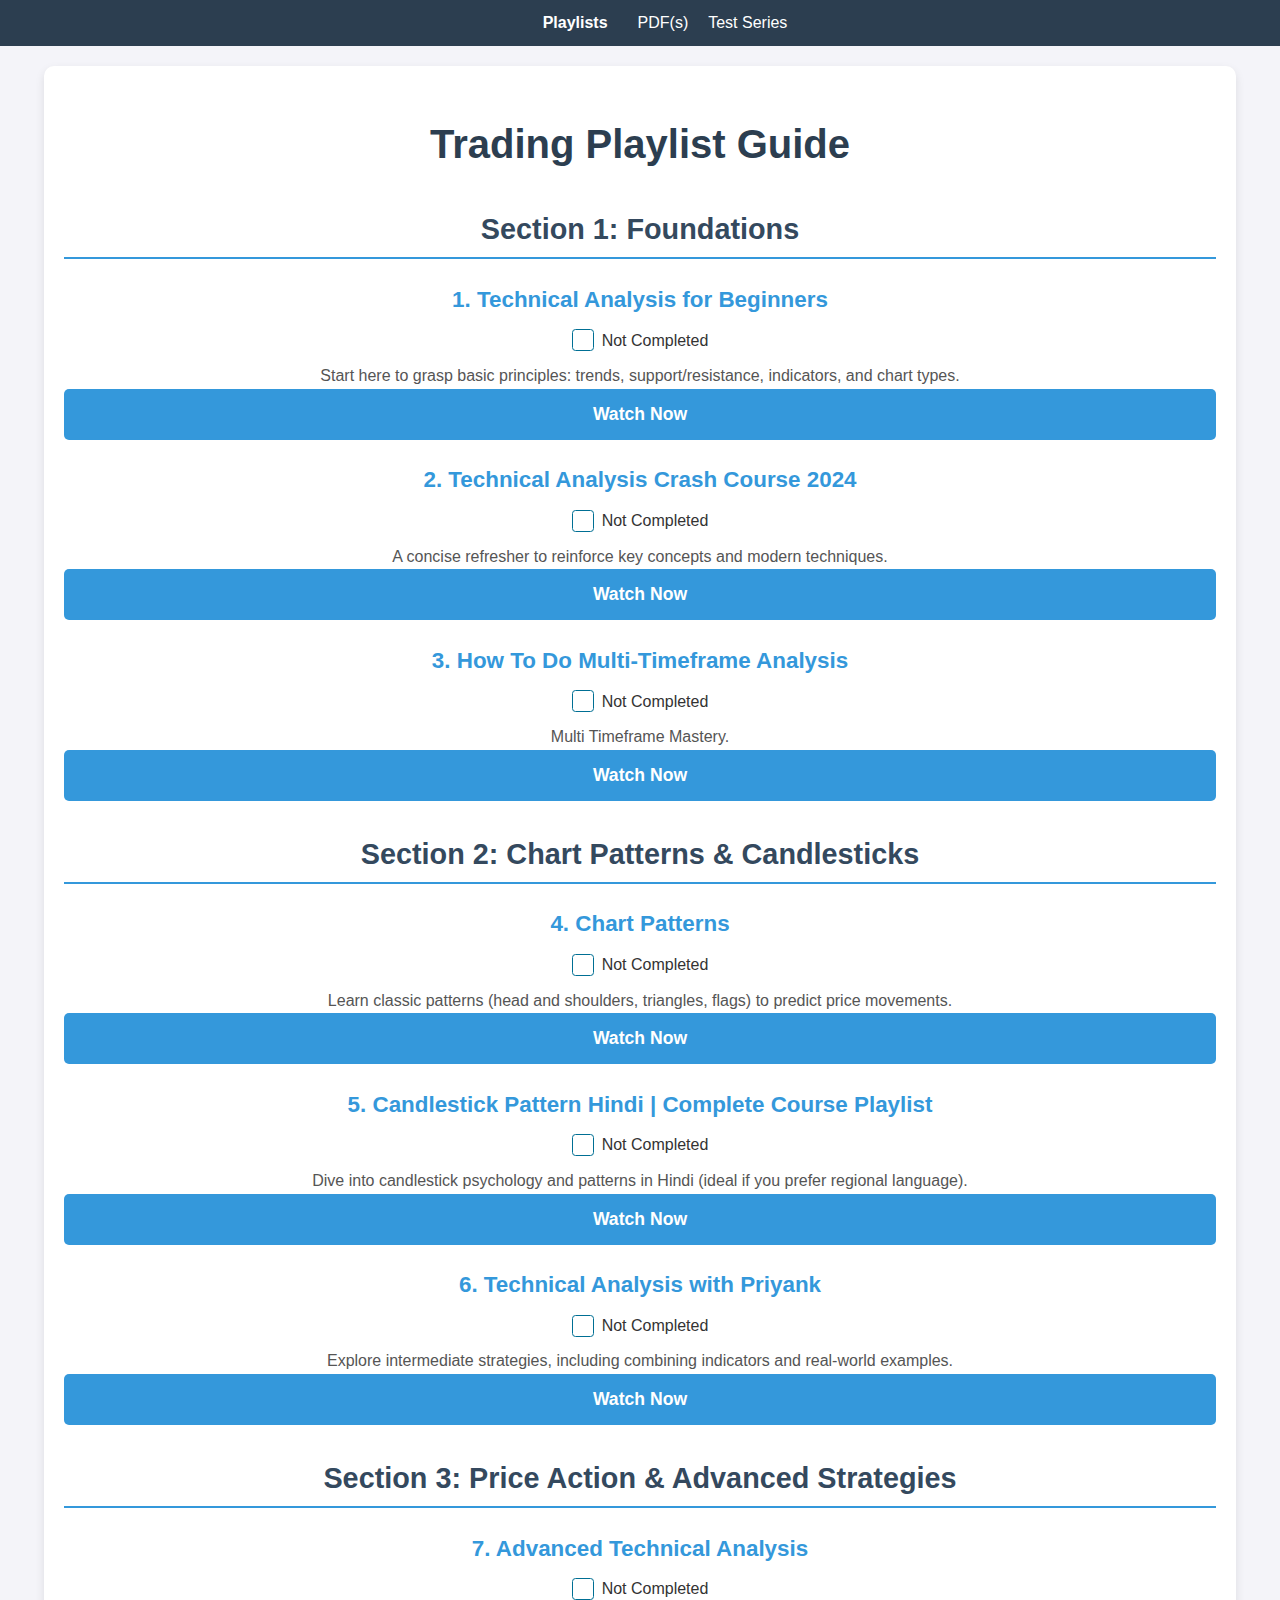
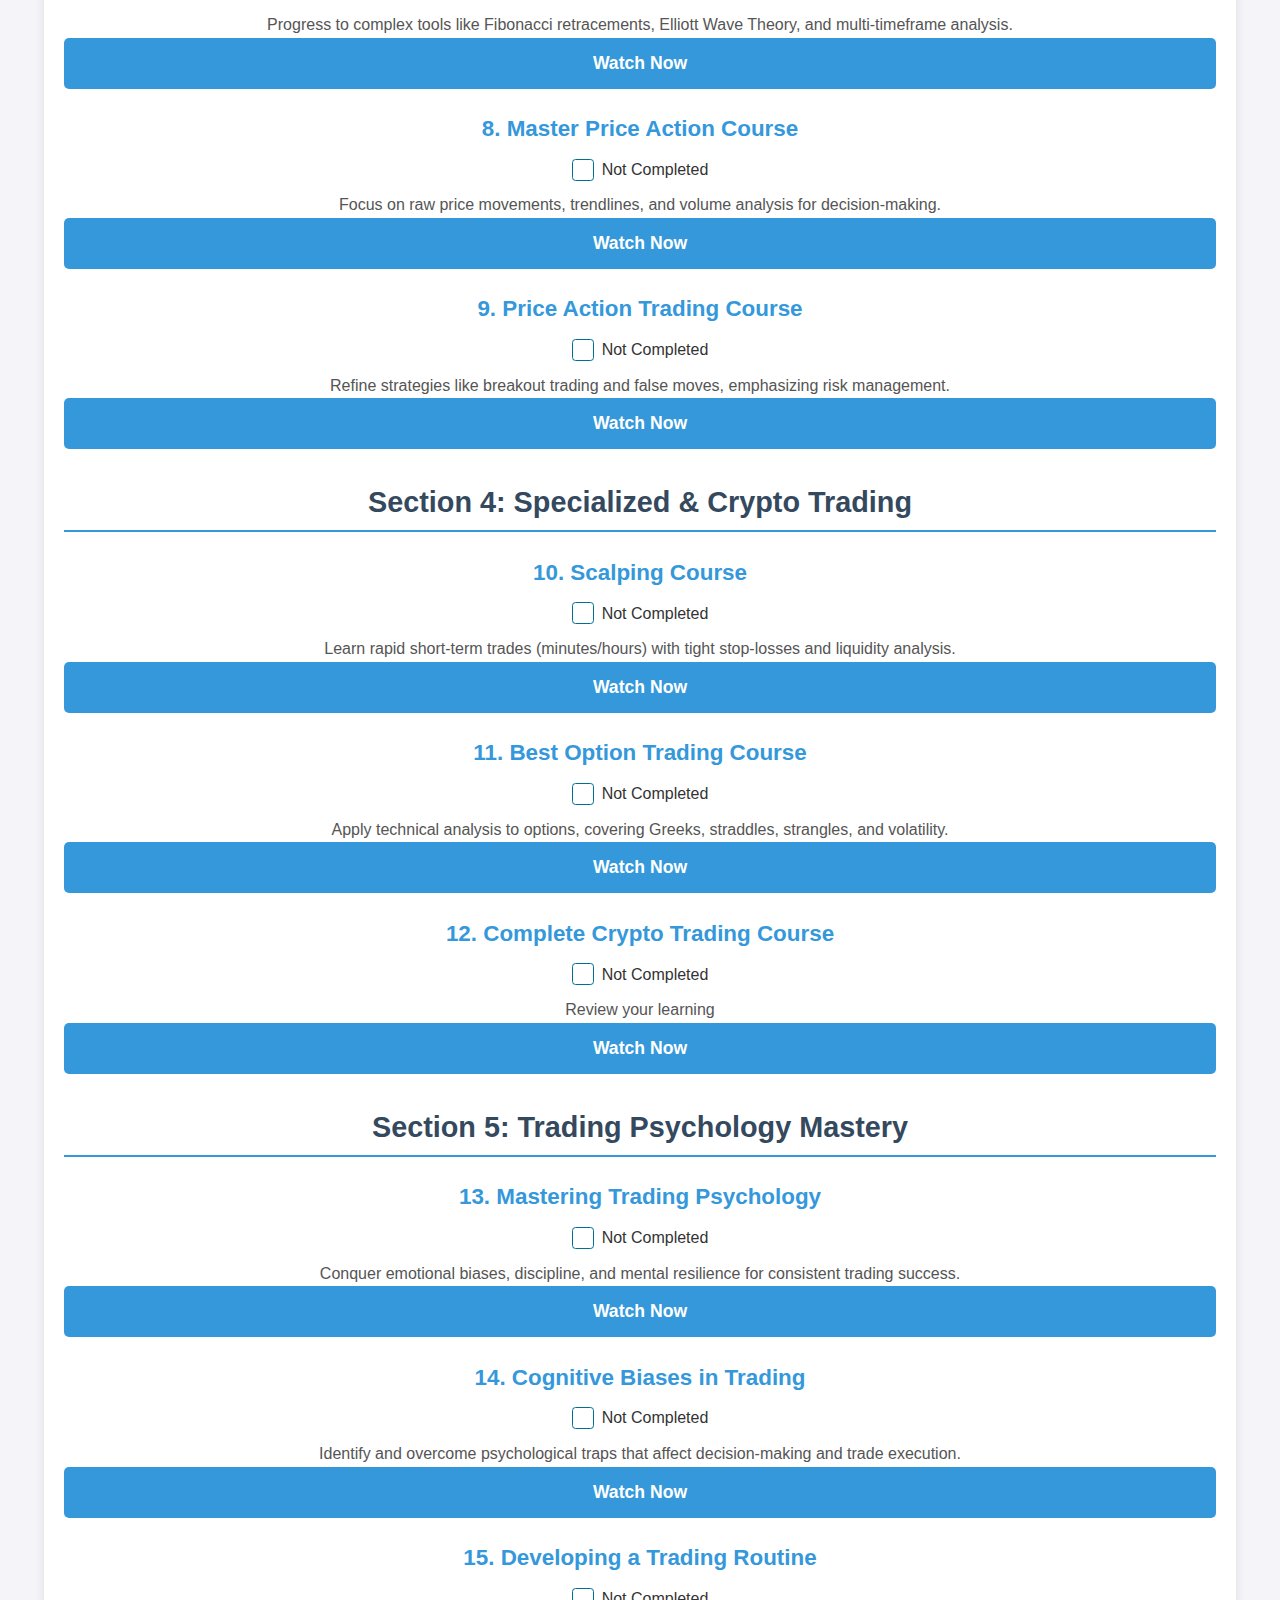
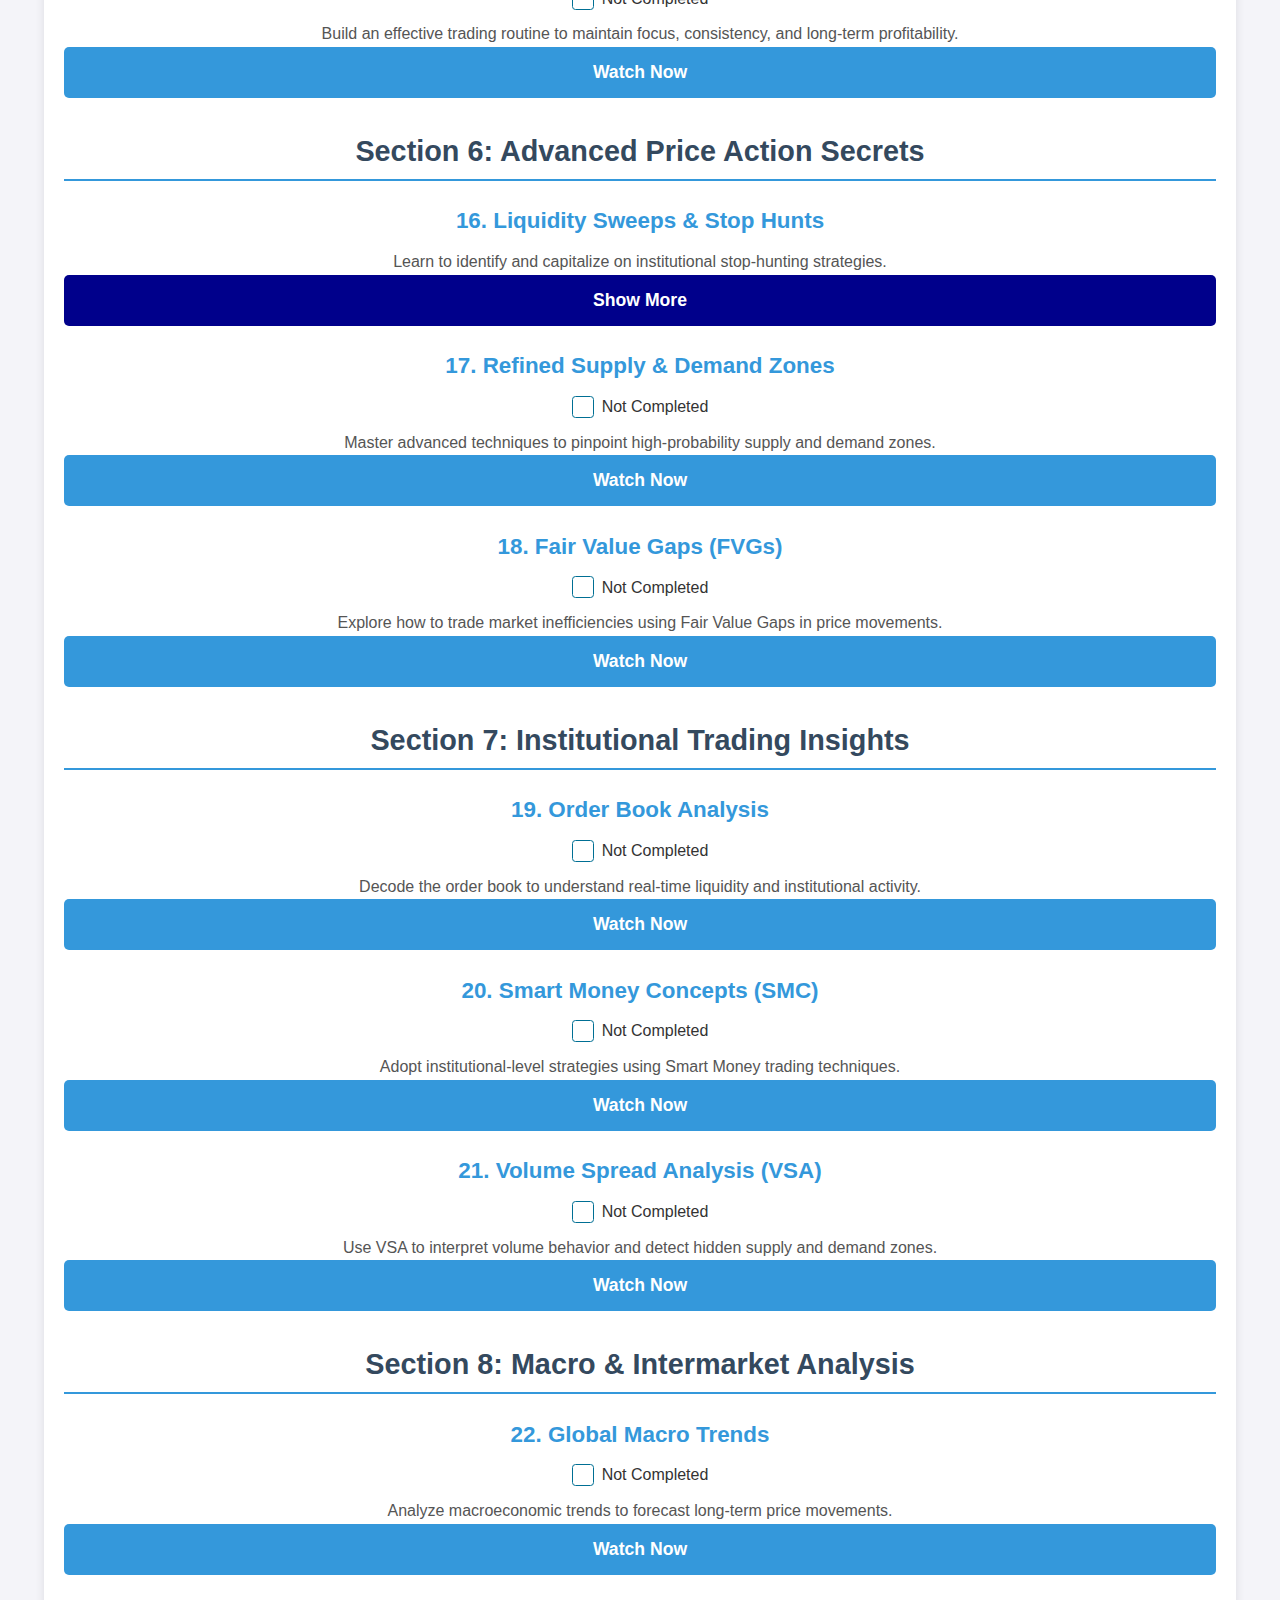
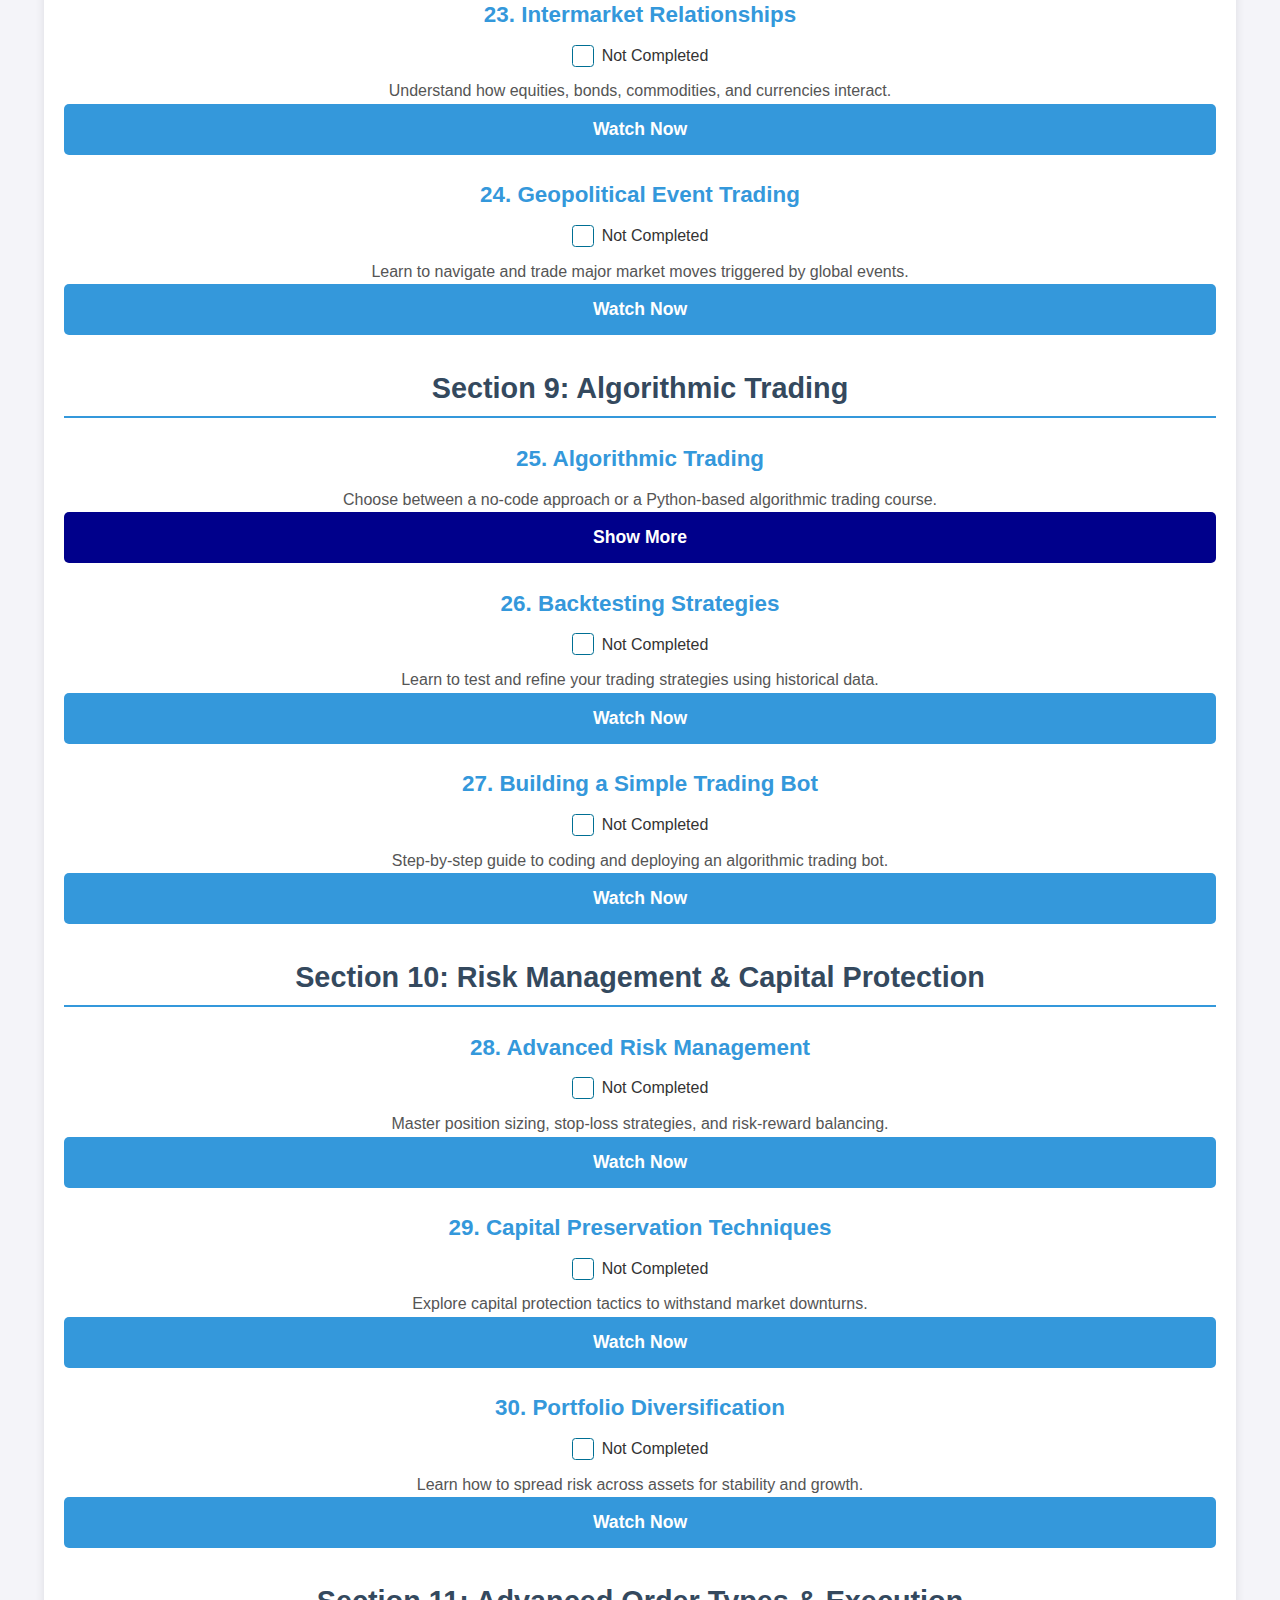
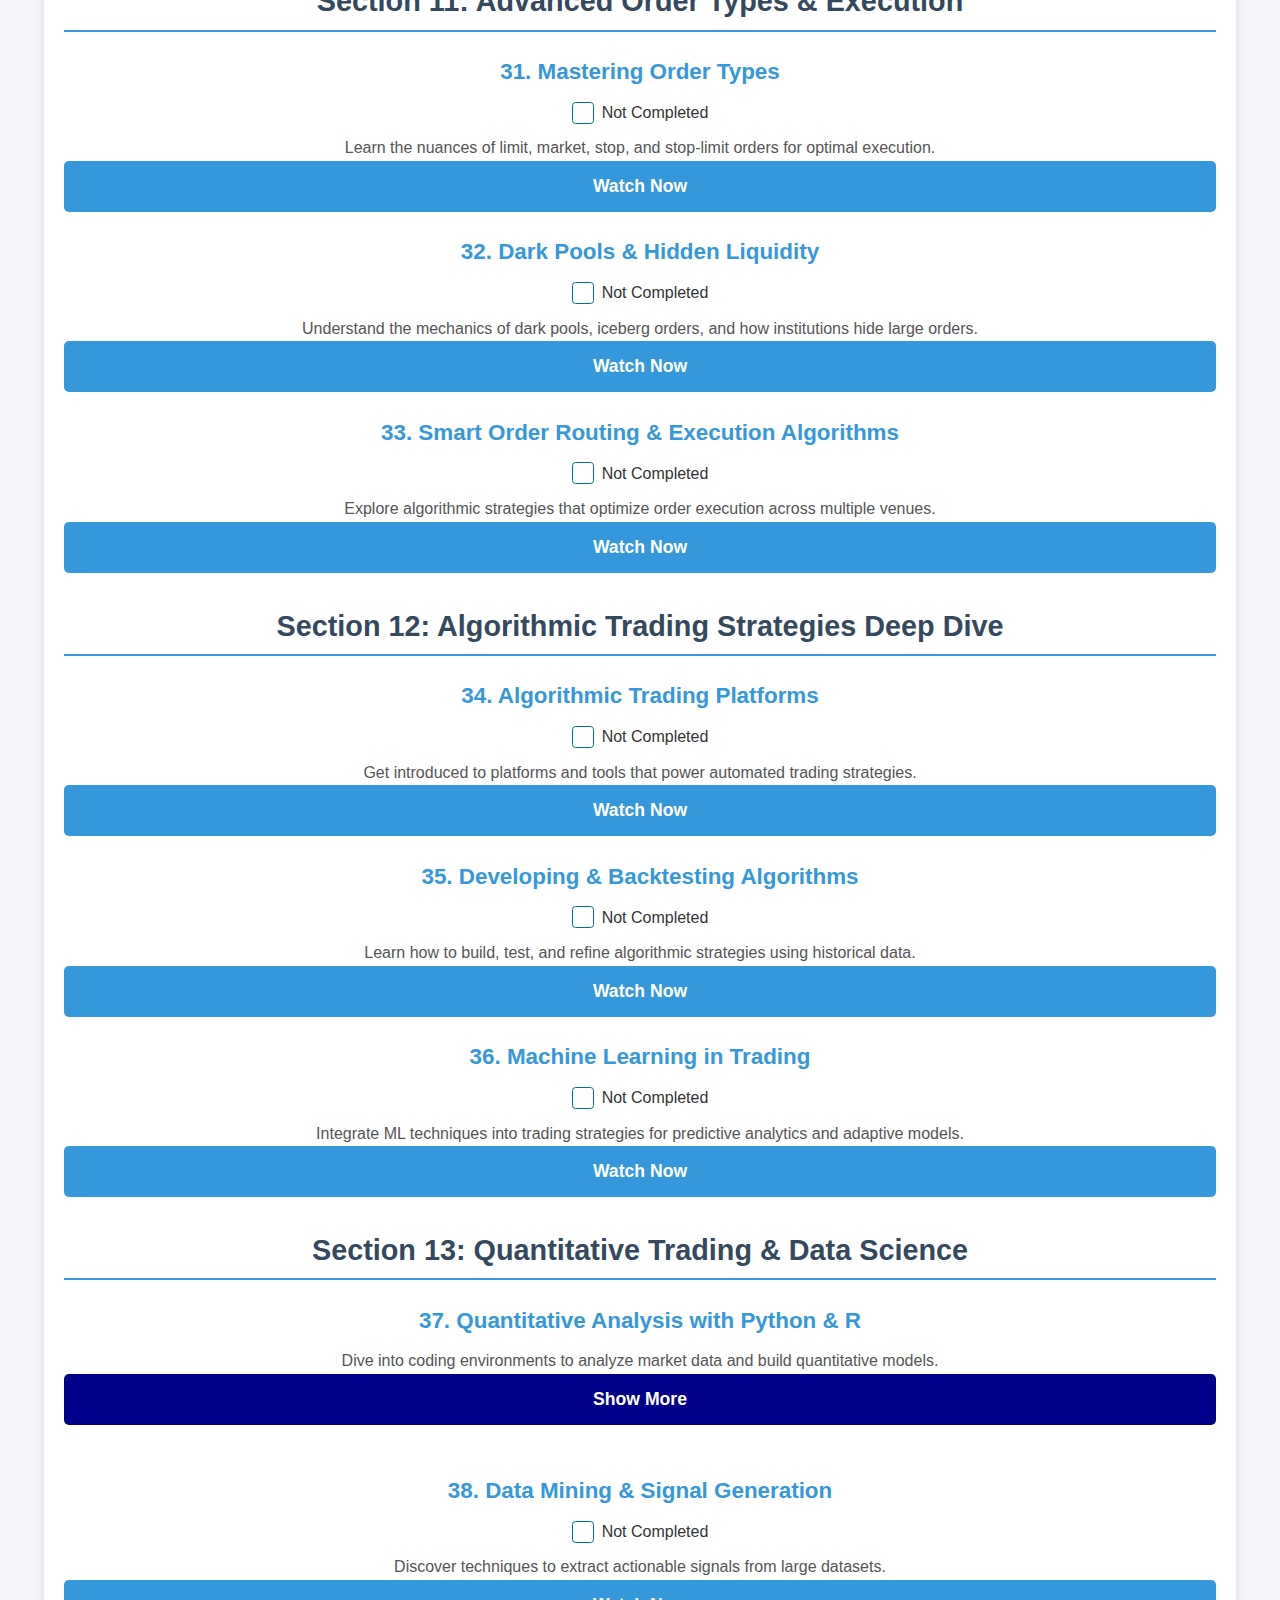
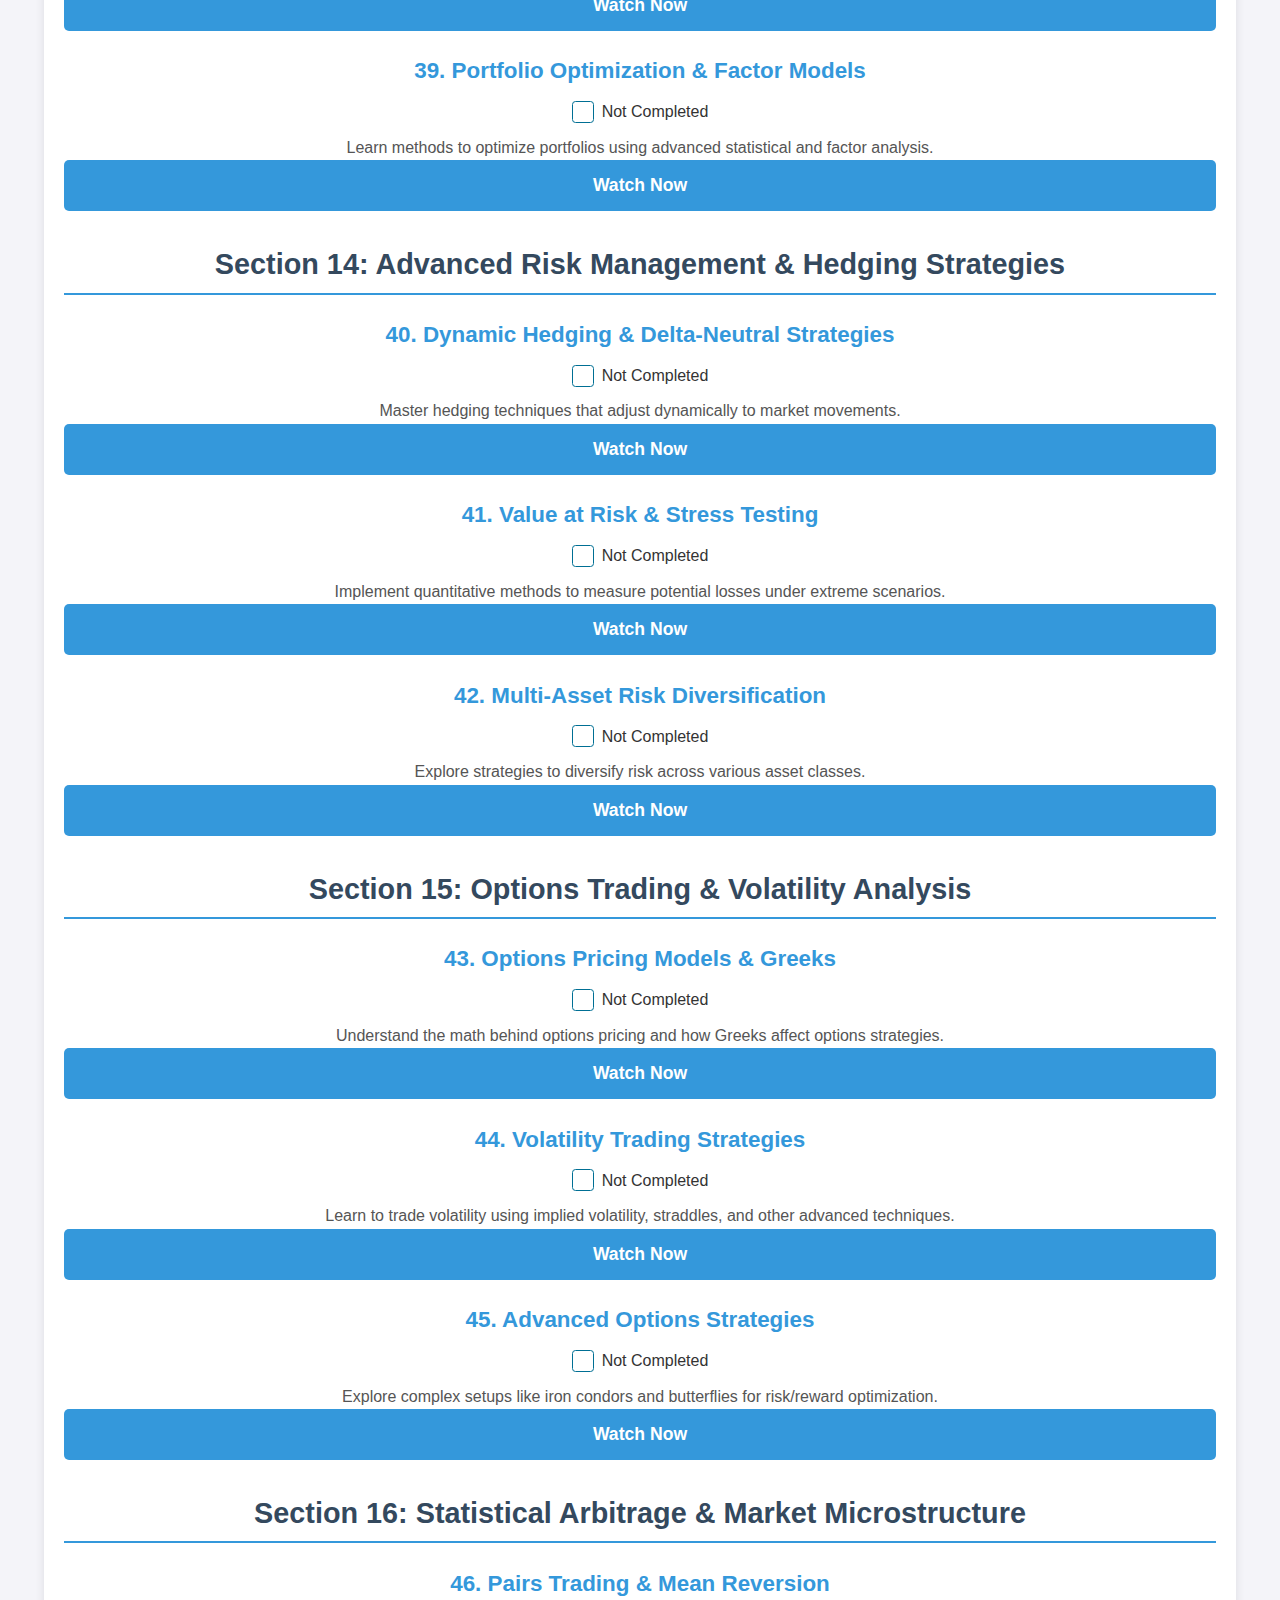
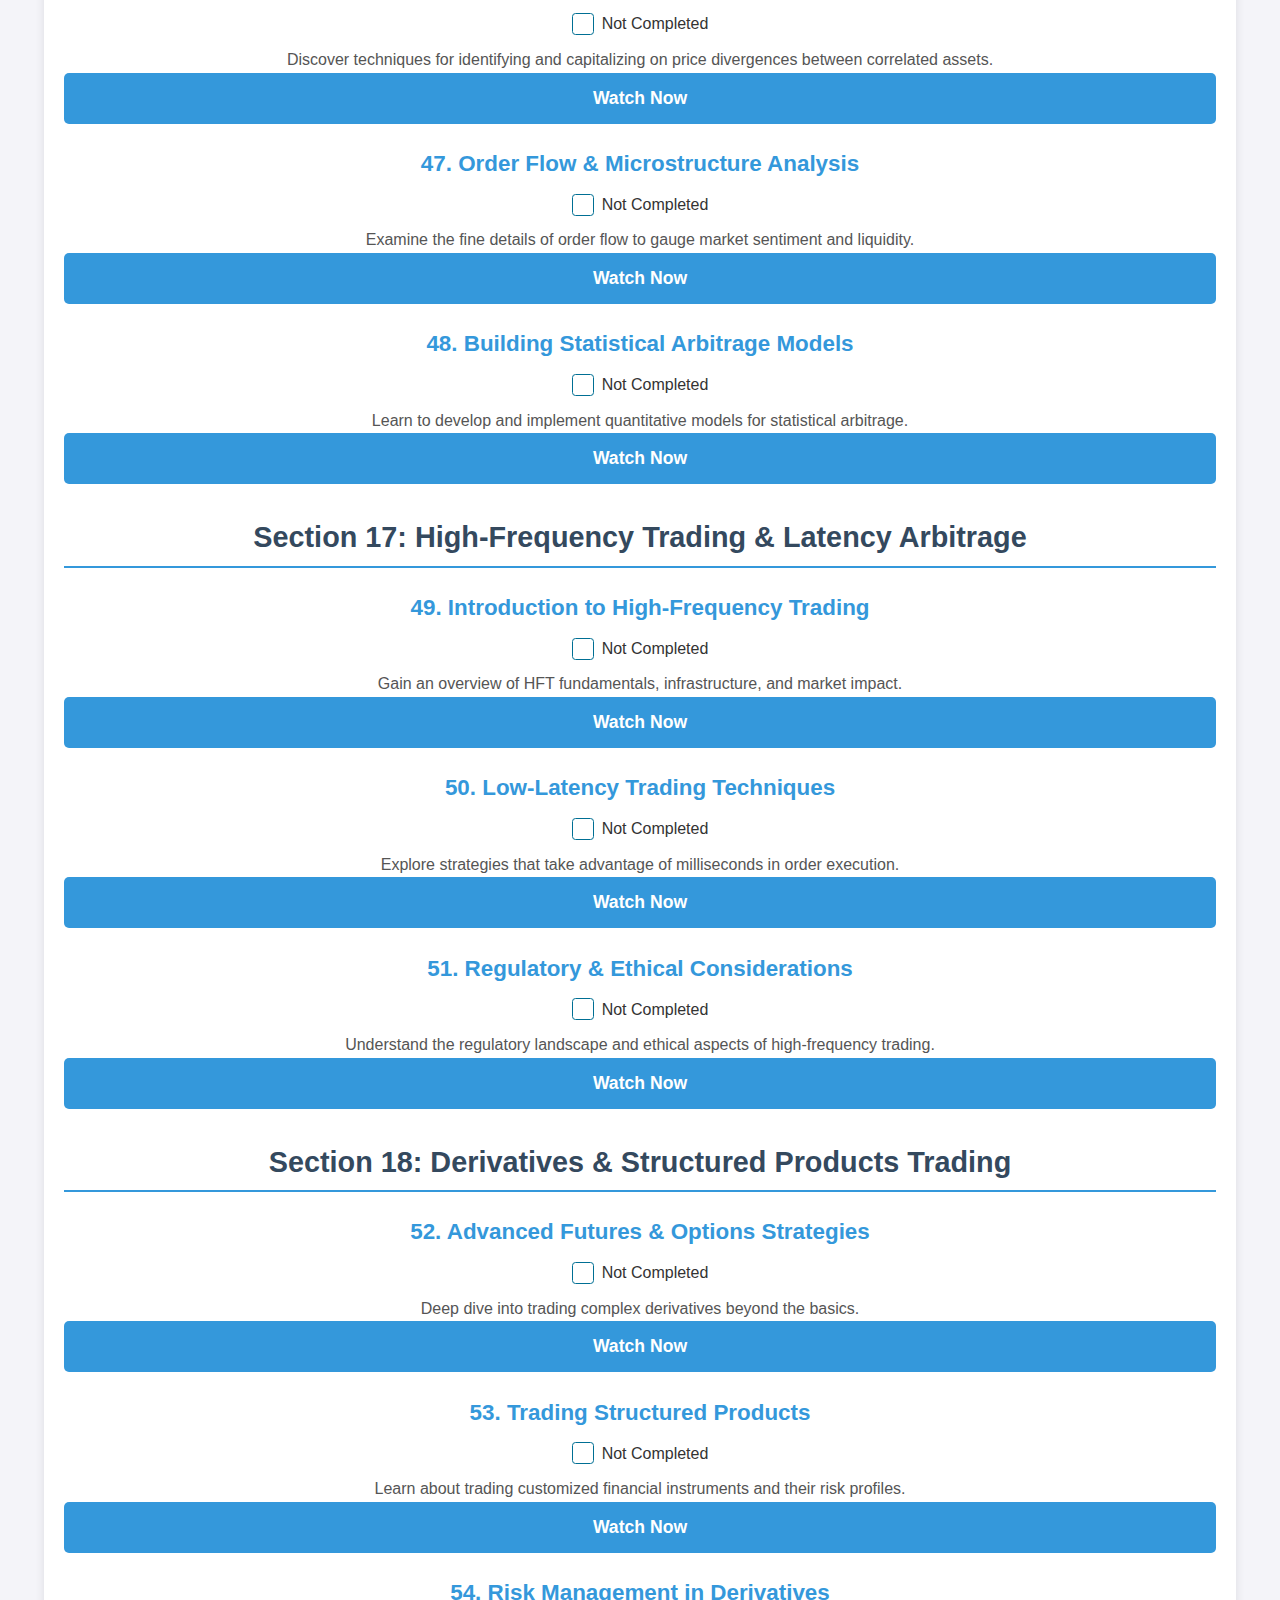
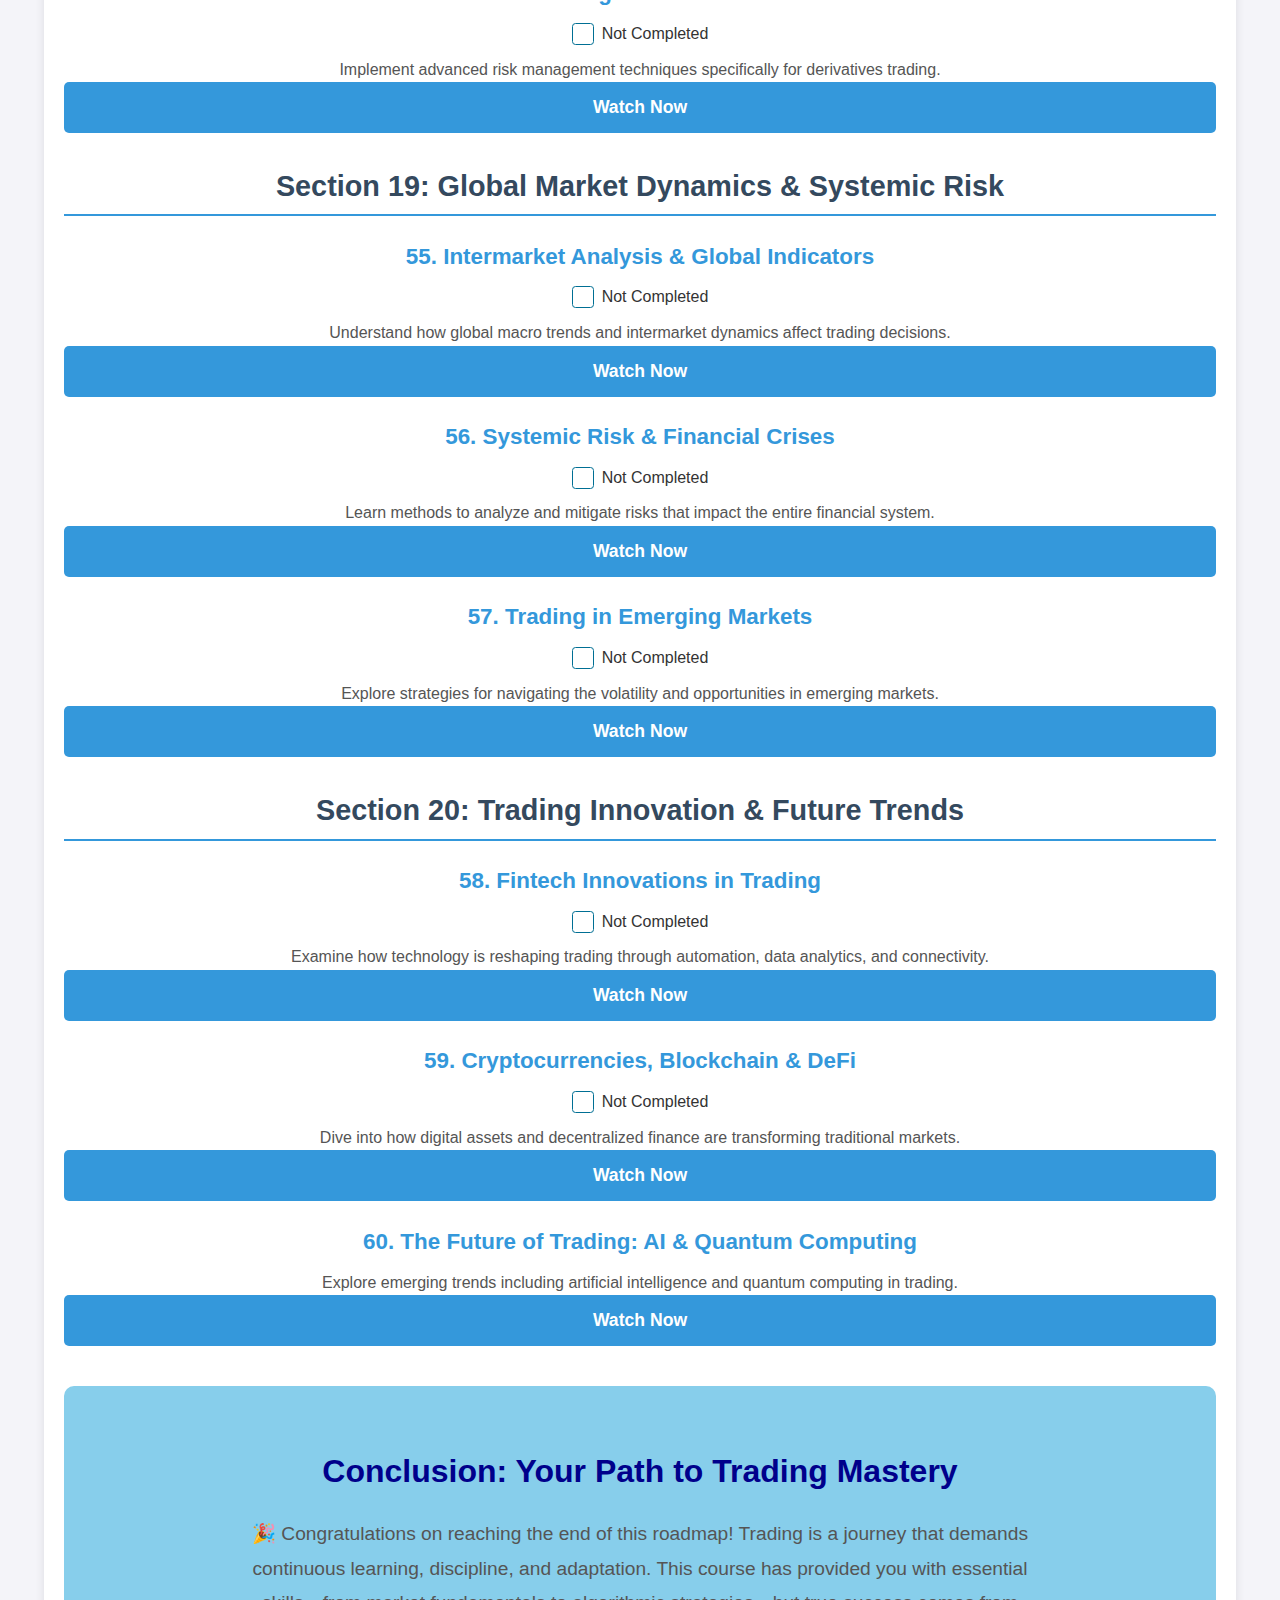
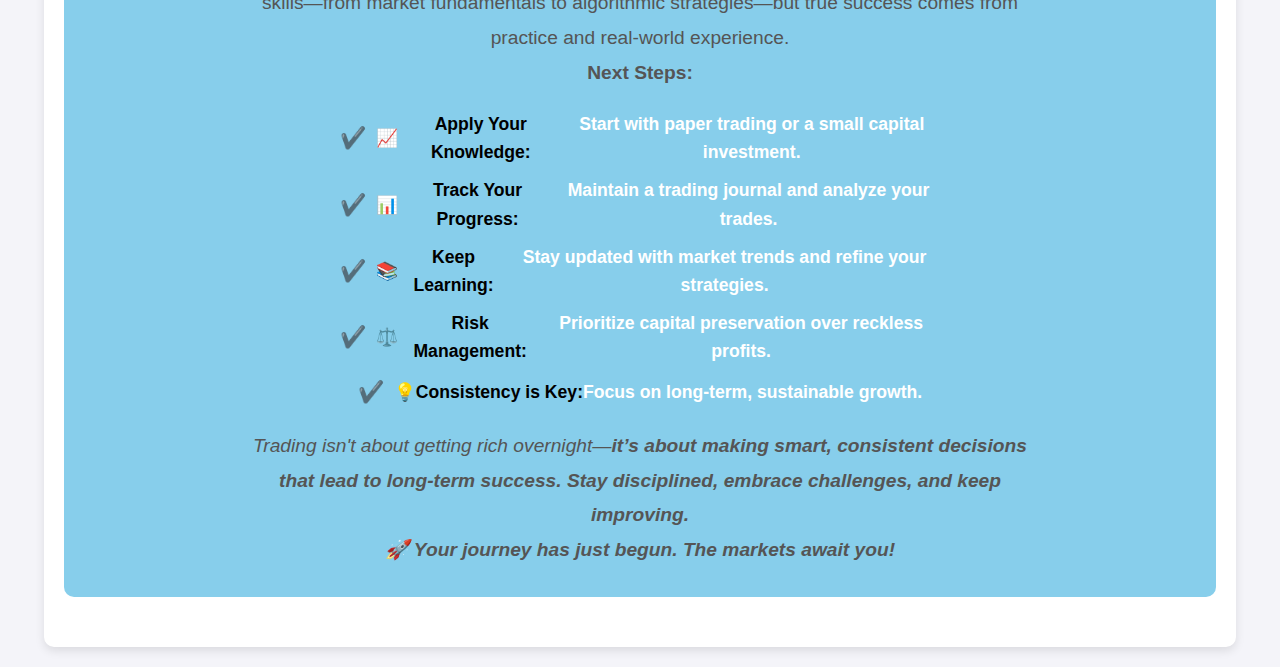
<file: index.html>
<!DOCTYPE html>
<html lang="en">
<head>
  <meta charset="UTF-8">
  <meta name="viewport" content="width=device-width, initial-scale=1.0">
  <title>Trading Playlist Guide</title>
  <link rel="stylesheet" href="style.css">
  <script src="script.js"></script>
      <script src="https://code.jquery.com/jquery-3.6.0.min.js"></script>
</head>
<body>

  <!-- Navigation positioned between header and content -->
  <div class="nav-header-container">
    <nav class="nav-container">
      <div class="nav-items">
        <!-- Dropdown container for Playlists -->
        <div class="nav-item custom-dropdown">
          <a  class="dropdown-toggle" style="text-decoration: none;">Playlists</a>
          <div class="dropdown-menu">
            <a href="index.html#s1" class="dropdown-item">Section 1</a>
            <a href="index.html#s2" class="dropdown-item">Section 2</a>
            <a href="index.html#s3" class="dropdown-item">Section 3</a>
            <a href="index.html#s4" class="dropdown-item">Section 4</a>
            <a href="index.html#s5" class="dropdown-item">Section 5</a>
            <a href="index.html#s6" class="dropdown-item">Section 6</a>
            <a href="index.html#s7" class="dropdown-item">Section 7</a>
            <a href="index.html#s8" class="dropdown-item">Section 8</a>
            <a href="index.html#s9" class="dropdown-item">Section 9</a>
            <a href="index.html#s10" class="dropdown-item">Section 10</a>
            <a href="index.html#s11" class="dropdown-item">Section 11</a>
            <a href="index.html#s12" class="dropdown-item">Section 12</a>
            <a href="index.html#s13" class="dropdown-item">Section 13</a>
            <a href="index.html#s14" class="dropdown-item">Section 14</a>
            <a href="index.html#s15" class="dropdown-item">Section 15</a>
            <a href="index.html#s16" class="dropdown-item">Section 16</a>
            <a href="index.html#s17" class="dropdown-item">Section 17</a>
            <a href="index.html#s18" class="dropdown-item">Section 18</a>
            <a href="index.html#s19" class="dropdown-item">Section 19</a>
            <a href="index.html#s20" class="dropdown-item">Section 20</a>
          </div>
        </div>
        <a href="pdfs.html" class="nav-item" style=" color: inherit; text-decoration: none; color: #fff;" >PDF(s)</a>
        <a href="questions.html" class="nav-item" style=" color: inherit; text-decoration: none; color: #fff;" >Test Series</a>
    </nav>
  </div>
    
  <div class="container">
    <h1>Trading Playlist Guide</h1>
    
    <!-- Section 1: Foundations --> 
    <div class="step">
      <h2 id="s1">Section 1: Foundations</h2>
      <div>
        <h3>1. Technical Analysis for Beginners</h3>
        <label class="checkbox">
          <input class="checkbox__input access-checkbox" type="checkbox" data-index="0">
          <svg class="checkbox__icon" xmlns="http://www.w3.org/2000/svg" viewBox="0 0 22 22">
              <rect width="21" height="21" x=".5" y=".5" fill="#FFF" stroke="#006F94" rx="3" />
              <path class="tick" stroke="#6EA340" fill="none" stroke-linecap="round" stroke-width="4" d="M4 10l5 5 9-9" />
          </svg>
          <span class="checkbox__label">Completed</span>
      </label>
        <p>Start here to grasp basic principles: trends, support/resistance, indicators, and chart types.</p>
        <button class="watch-now-btn" onclick="window.open('https://www.youtube.com/playlist?list=PLxNHpNhDaEFKBbevR6wFc-4rMaFmd5tbc')">Watch Now</button>
      </div>
      <div>
        <h3>2. Technical Analysis Crash Course 2024</h3>
        <label class="checkbox">
          <input class="checkbox__input access-checkbox" type="checkbox" data-index="0">
          <svg class="checkbox__icon" xmlns="http://www.w3.org/2000/svg" viewBox="0 0 22 22">
              <rect width="21" height="21" x=".5" y=".5" fill="#FFF" stroke="#006F94" rx="3" />
              <path class="tick" stroke="#6EA340" fill="none" stroke-linecap="round" stroke-width="4" d="M4 10l5 5 9-9" />
          </svg>
          <span class="checkbox__label">Completed</span>
      </label>
        <p>A concise refresher to reinforce key concepts and modern techniques.</p>
        <button class="watch-now-btn" onclick="window.open('https://www.youtube.com/playlist?list=PLrbNkYO_nJST8rKHEubXV-Pu8Pm0wYBeV')">Watch Now</button>
      </div>
      <div>
        <h3>3. How To Do Multi-Timeframe Analysis</h3>
        <label class="checkbox">
          <input class="checkbox__input access-checkbox" type="checkbox" data-index="0">
          <svg class="checkbox__icon" xmlns="http://www.w3.org/2000/svg" viewBox="0 0 22 22">
              <rect width="21" height="21" x=".5" y=".5" fill="#FFF" stroke="#006F94" rx="3" />
              <path class="tick" stroke="#6EA340" fill="none" stroke-linecap="round" stroke-width="4" d="M4 10l5 5 9-9" />
          </svg>
          <span class="checkbox__label">Completed</span>
      </label>
        <p>Multi Timeframe Mastery.</p>
        <button class="watch-now-btn" onclick="window.open('https://www.youtube.com/playlist?list=PLBqvHcaSb1z5eE4GDEOo58DQ5snATzIGR')">Watch Now</button>
      </div>
    </div>
    
    <!-- Section 2: Chart Patterns & Candlesticks -->
    <div class="step">
      <h2 id="s2">Section 2: Chart Patterns & Candlesticks</h2>
      <div>
        <h3>4. Chart Patterns</h3>
     <label class="checkbox">
          <input class="checkbox__input access-checkbox" type="checkbox" data-index="0">
          <svg class="checkbox__icon" xmlns="http://www.w3.org/2000/svg" viewBox="0 0 22 22">
              <rect width="21" height="21" x=".5" y=".5" fill="#FFF" stroke="#006F94" rx="3" />
              <path class="tick" stroke="#6EA340" fill="none" stroke-linecap="round" stroke-width="4" d="M4 10l5 5 9-9" />
          </svg>
          <span class="checkbox__label">Completed</span>
      </label>
        <p>Learn classic patterns (head and shoulders, triangles, flags) to predict price movements.</p>
        <button class="watch-now-btn" onclick="window.open('https://youtube.com/playlist?list=PLpoVXql1Lc4YK1T6B-taEmwshP5s0c6Xe&si=FMp32zUR5n5hEYIm')">Watch Now</button>
      </div>
      <div>
        <h3>5. Candlestick Pattern Hindi | Complete Course Playlist</h3>
     <label class="checkbox">
          <input class="checkbox__input access-checkbox" type="checkbox" data-index="0">
          <svg class="checkbox__icon" xmlns="http://www.w3.org/2000/svg" viewBox="0 0 22 22">
              <rect width="21" height="21" x=".5" y=".5" fill="#FFF" stroke="#006F94" rx="3" />
              <path class="tick" stroke="#6EA340" fill="none" stroke-linecap="round" stroke-width="4" d="M4 10l5 5 9-9" />
          </svg>
          <span class="checkbox__label">Completed</span>
      </label>
        <p>Dive into candlestick psychology and patterns in Hindi (ideal if you prefer regional language).</p>
        <button class="watch-now-btn" onclick="window.open('https://youtube.com/playlist?list=PLJwRwY_zmmSFktK9ri3WXNdex2HXwa_zt&si=_cs5R7oaY818c87N')">Watch Now</button>
      </div>
      <div>
        <h3>6. Technical Analysis with Priyank</h3>
             <label class="checkbox">
          <input class="checkbox__input access-checkbox" type="checkbox" data-index="0">
          <svg class="checkbox__icon" xmlns="http://www.w3.org/2000/svg" viewBox="0 0 22 22">
              <rect width="21" height="21" x=".5" y=".5" fill="#FFF" stroke="#006F94" rx="3" />
              <path class="tick" stroke="#6EA340" fill="none" stroke-linecap="round" stroke-width="4" d="M4 10l5 5 9-9" />
          </svg>
          <span class="checkbox__label">Completed</span>
      </label>
        <p>Explore intermediate strategies, including combining indicators and real-world examples.</p>
        <button class="watch-now-btn" onclick="window.open('https://youtube.com/playlist?list=PLFdc0WD8Z8IMIvgiZGgb7fLiHHMRP3NFD&si=fJkQIxlOVH3ctBDa')">Watch Now</button>
      </div>
    </div>
    
    <!-- Section 3: Price Action & Advanced Strategies -->
    <div class="step">
      <h2 id="s3">Section 3: Price Action & Advanced Strategies</h2>
      <div>
        
        <h3>7. Advanced Technical Analysis</h3>   <label class="checkbox">
          <input class="checkbox__input access-checkbox" type="checkbox" data-index="0">
          <svg class="checkbox__icon" xmlns="http://www.w3.org/2000/svg" viewBox="0 0 22 22">
              <rect width="21" height="21" x=".5" y=".5" fill="#FFF" stroke="#006F94" rx="3" />
              <path class="tick" stroke="#6EA340" fill="none" stroke-linecap="round" stroke-width="4" d="M4 10l5 5 9-9" />
          </svg>
          <span class="checkbox__label">Completed</span>
      </label>
        <p>Progress to complex tools like Fibonacci retracements, Elliott Wave Theory, and multi-timeframe analysis.</p>
        <button class="watch-now-btn" onclick="window.open('https://www.youtube.com/playlist?list=PL2PxeukEJIjlxuzRDWN0-H7Ygjsct1m20')">Watch Now</button>
      </div>
      <div>
        <h3>8. Master Price Action Course</h3>   <label class="checkbox">
          <input class="checkbox__input access-checkbox" type="checkbox" data-index="0">
          <svg class="checkbox__icon" xmlns="http://www.w3.org/2000/svg" viewBox="0 0 22 22">
              <rect width="21" height="21" x=".5" y=".5" fill="#FFF" stroke="#006F94" rx="3" />
              <path class="tick" stroke="#6EA340" fill="none" stroke-linecap="round" stroke-width="4" d="M4 10l5 5 9-9" />
          </svg>
          <span class="checkbox__label">Completed</span>
      </label>
        <p>Focus on raw price movements, trendlines, and volume analysis for decision-making.</p>
        <button class="watch-now-btn" onclick="window.open('https://www.youtube.com/playlist?list=PLU9f1fTtAn5oZxHxZVa50-myUJfohUGt9')">Watch Now</button>
      </div>
      <div>
        <h3>9. Price Action Trading Course</h3>   <label class="checkbox">
          <input class="checkbox__input access-checkbox" type="checkbox" data-index="0">
          <svg class="checkbox__icon" xmlns="http://www.w3.org/2000/svg" viewBox="0 0 22 22">
              <rect width="21" height="21" x=".5" y=".5" fill="#FFF" stroke="#006F94" rx="3" />
              <path class="tick" stroke="#6EA340" fill="none" stroke-linecap="round" stroke-width="4" d="M4 10l5 5 9-9" />
          </svg>
          <span class="checkbox__label">Completed</span>
      </label>
        <p>Refine strategies like breakout trading and false moves, emphasizing risk management.</p>
        <button class="watch-now-btn" onclick="window.open('https://www.youtube.com/playlist?list=PLUeIRt64REuOiEw6RgDOkKLb_waYyQ_c9')">Watch Now</button>
      </div>
    </div>
    
    <!-- Section 4: Specialized & Crypto Trading -->
    <div class="step">
      <h2 id="s4">Section 4: Specialized & Crypto Trading</h2>
      <div>
        <h3>10. Scalping Course</h3>   <label class="checkbox">
          <input class="checkbox__input access-checkbox" type="checkbox" data-index="0">
          <svg class="checkbox__icon" xmlns="http://www.w3.org/2000/svg" viewBox="0 0 22 22">
              <rect width="21" height="21" x=".5" y=".5" fill="#FFF" stroke="#006F94" rx="3" />
              <path class="tick" stroke="#6EA340" fill="none" stroke-linecap="round" stroke-width="4" d="M4 10l5 5 9-9" />
          </svg>
          <span class="checkbox__label">Completed</span>
      </label>
        <p>Learn rapid short-term trades (minutes/hours) with tight stop-losses and liquidity analysis.</p>
        <button class="watch-now-btn" onclick="window.open('https://www.youtube.com/watch?v=IDXG0p3f59c&list=PLnSelbHUB6GRgarut4otIfX7IAB1RLFGy')">Watch Now</button>
      </div>
      <div>
        <h3>11. Best Option Trading Course</h3>   <label class="checkbox">
          <input class="checkbox__input access-checkbox" type="checkbox" data-index="0">
          <svg class="checkbox__icon" xmlns="http://www.w3.org/2000/svg" viewBox="0 0 22 22">
              <rect width="21" height="21" x=".5" y=".5" fill="#FFF" stroke="#006F94" rx="3" />
              <path class="tick" stroke="#6EA340" fill="none" stroke-linecap="round" stroke-width="4" d="M4 10l5 5 9-9" />
          </svg>
          <span class="checkbox__label">Completed</span>
      </label>
        <p>Apply technical analysis to options, covering Greeks, straddles, strangles, and volatility.</p>
        <button class="watch-now-btn" onclick="window.open('https://www.youtube.com/playlist?list=PLxNHpNhDaEFLJWCMsVdkDciIdJtxWP90v')">Watch Now</button>
      </div>
      <div>
        <h3>12. Complete Crypto Trading Course</h3>   <label class="checkbox">
          <input class="checkbox__input access-checkbox" type="checkbox" data-index="0">
          <svg class="checkbox__icon" xmlns="http://www.w3.org/2000/svg" viewBox="0 0 22 22">
              <rect width="21" height="21" x=".5" y=".5" fill="#FFF" stroke="#006F94" rx="3" />
              <path class="tick" stroke="#6EA340" fill="none" stroke-linecap="round" stroke-width="4" d="M4 10l5 5 9-9" />
          </svg>
          <span class="checkbox__label">Completed</span>
      </label>
        <p>Review your learning</p>
        <button class="watch-now-btn" onclick="window.open('https://www.youtube.com/playlist?list=PLlmZb_KM4aoUbU3L_GyCVr3Mm3EFXbDzu')">Watch Now</button>
      </div>
    </div>
    
    <!-- Section 5: Trading Psychology Mastery -->
    <div class="step">
      <h2 id="s5">Section 5: Trading Psychology Mastery</h2>
      <div>
        <h3>13. Mastering Trading Psychology</h3>
           <label class="checkbox">
          <input class="checkbox__input access-checkbox" type="checkbox" data-index="0">
          <svg class="checkbox__icon" xmlns="http://www.w3.org/2000/svg" viewBox="0 0 22 22">
              <rect width="21" height="21" x=".5" y=".5" fill="#FFF" stroke="#006F94" rx="3" />
              <path class="tick" stroke="#6EA340" fill="none" stroke-linecap="round" stroke-width="4" d="M4 10l5 5 9-9" />
          </svg>
          <span class="checkbox__label">Completed</span>
      </label>
        <p>Conquer emotional biases, discipline, and mental resilience for consistent trading success.</p>
        <button class="watch-now-btn" onclick="window.open('https://youtube.com/playlist?list=PL6GeIaFlwBptMqEZOUABqNcoZQ-x699pR&si=FTjXVVxrdzhmyqNu')">Watch Now</button>
      </div>
      <div>
        <h3>14. Cognitive Biases in Trading</h3>   <label class="checkbox">
          <input class="checkbox__input access-checkbox" type="checkbox" data-index="0">
          <svg class="checkbox__icon" xmlns="http://www.w3.org/2000/svg" viewBox="0 0 22 22">
              <rect width="21" height="21" x=".5" y=".5" fill="#FFF" stroke="#006F94" rx="3" />
              <path class="tick" stroke="#6EA340" fill="none" stroke-linecap="round" stroke-width="4" d="M4 10l5 5 9-9" />
          </svg>
          <span class="checkbox__label">Completed</span>
      </label>
        <p>Identify and overcome psychological traps that affect decision-making and trade execution.</p>
        <button class="watch-now-btn" onclick="window.open('https://youtu.be/oDJBscAgDFk?si=irQ_8orlgR84qY-U')">Watch Now</button>
      </div>
      <div>
        <h3>15. Developing a Trading Routine</h3>   <label class="checkbox">
          <input class="checkbox__input access-checkbox" type="checkbox" data-index="0">
          <svg class="checkbox__icon" xmlns="http://www.w3.org/2000/svg" viewBox="0 0 22 22">
              <rect width="21" height="21" x=".5" y=".5" fill="#FFF" stroke="#006F94" rx="3" />
              <path class="tick" stroke="#6EA340" fill="none" stroke-linecap="round" stroke-width="4" d="M4 10l5 5 9-9" />
          </svg>
          <span class="checkbox__label">Completed</span>
      </label>
        <p>Build an effective trading routine to maintain focus, consistency, and long-term profitability.</p>
        <button class="watch-now-btn" onclick="window.open('https://youtu.be/QqbpwfTeR-s?si=kdr5FNv8xYYNHTne')">Watch Now</button>
      </div>
    </div>
    
    <!-- Section 6: Advanced Price Action Secrets -->
    <div class="step">
      <h2 id="s6">Section 6: Advanced Price Action Secrets</h2>
  <div class="step">
      
      <h3>16. Liquidity Sweeps & Stop Hunts</h3>
      <p>Learn to identify and capitalize on institutional stop-hunting strategies.</p>
      <button class="watch-now-btn toggle-dropdown-btn" style="background-color: darkblue;" onclick="toggleDropdown(this)">Show More</button>
      <div class="dropdown-content" style="display: none;">
         
          <div class="dropdown-item">
              <h3>i. Liquidity Sweeps</h3>
              <label class="checkbox">
                <input class="checkbox__input access-checkbox" type="checkbox" data-index="0">
                <svg class="checkbox__icon" xmlns="http://www.w3.org/2000/svg" viewBox="0 0 22 22">
                    <rect width="21" height="21" x=".5" y=".5" fill="#FFF" stroke="#006F94" rx="3" />
                    <path class="tick" stroke="#6EA340" fill="none" stroke-linecap="round" stroke-width="4" d="M4 10l5 5 9-9" />
                </svg>
                <span class="checkbox__label">Completed</span>
            </label>
              <p>Understand how liquidity sweeps impact market movements.</p>
              <button class="watch-now-btn" onclick="window.open('https://www.youtube.com/playlist?list=PLMGew33J-EOVv1sL5q8eKyQv0XaZcDgcd')">Watch</button>
          </div>
          <div class="dropdown-item">
              <h3>ii. Stop Loss Hunting</h3>
              <label class="checkbox">
                <input class="checkbox__input access-checkbox" type="checkbox" data-index="0">
                <svg class="checkbox__icon" xmlns="http://www.w3.org/2000/svg" viewBox="0 0 22 22">
                    <rect width="21" height="21" x=".5" y=".5" fill="#FFF" stroke="#006F94" rx="3" />
                    <path class="tick" stroke="#6EA340" fill="none" stroke-linecap="round" stroke-width="4" d="M4 10l5 5 9-9" />
                </svg>
                <span class="checkbox__label">Completed</span>
            </label>
              <p>Learn how institutions manipulate stop losses for strategic entries.</p>
              <button class="watch-now-btn" onclick="window.open('https://www.youtube.com/playlist?list=PLOnIxb_Y0G0UEHAc6bsJhiE2JhmDspo4B')">Watch</button>
          </div>
  <br>

      </div>
      <div>
          <h3>17. Refined Supply & Demand Zones</h3>
          <label class="checkbox">
            <input class="checkbox__input access-checkbox" type="checkbox" data-index="0">
            <svg class="checkbox__icon" xmlns="http://www.w3.org/2000/svg" viewBox="0 0 22 22">
                <rect width="21" height="21" x=".5" y=".5" fill="#FFF" stroke="#006F94" rx="3" />
                <path class="tick" stroke="#6EA340" fill="none" stroke-linecap="round" stroke-width="4" d="M4 10l5 5 9-9" />
            </svg>
            <span class="checkbox__label">Completed</span>
        </label>
          <p>Master advanced techniques to pinpoint high-probability supply and demand zones.</p>
          <button class="watch-now-btn" onclick="window.open('https://www.youtube.com/playlist?list=PLmeAKIYhLZ5qC4_FaesY4t0PtkekzqvxH')">Watch Now</button>
      </div>
      <div>
          <h3>18. Fair Value Gaps (FVGs)</h3>
          <label class="checkbox">
            <input class="checkbox__input access-checkbox" type="checkbox" data-index="0">
            <svg class="checkbox__icon" xmlns="http://www.w3.org/2000/svg" viewBox="0 0 22 22">
                <rect width="21" height="21" x=".5" y=".5" fill="#FFF" stroke="#006F94" rx="3" />
                <path class="tick" stroke="#6EA340" fill="none" stroke-linecap="round" stroke-width="4" d="M4 10l5 5 9-9" />
            </svg>
            <span class="checkbox__label">Completed</span>
        </label>
          <p>Explore how to trade market inefficiencies using Fair Value Gaps in price movements.</p>
          <button class="watch-now-btn" onclick="window.open('https://www.youtube.com/playlist?list=PLEch7yirIOV-EEd1dPxRGt9FPs6PdhV4G')">Watch Now</button>
      </div>
  </div>
  </div>
    
    <!-- Section 7: Institutional Trading Insights -->
    <div class="step">
      <h2 id="s7">Section 7: Institutional Trading Insights</h2>
      <div>
        <h3>19. Order Book Analysis</h3>       <label class="checkbox">
            <input class="checkbox__input access-checkbox" type="checkbox" data-index="0">
            <svg class="checkbox__icon" xmlns="http://www.w3.org/2000/svg" viewBox="0 0 22 22">
                <rect width="21" height="21" x=".5" y=".5" fill="#FFF" stroke="#006F94" rx="3" />
                <path class="tick" stroke="#6EA340" fill="none" stroke-linecap="round" stroke-width="4" d="M4 10l5 5 9-9" />
            </svg>
            <span class="checkbox__label">Completed</span>
        </label>
        <p>Decode the order book to understand real-time liquidity and institutional activity.</p>
        <button class="watch-now-btn" onclick="window.open('https://www.youtube.com/playlist?list=PL9_CJrKJajMQV-lu-FuLOThfYWBPtc7Kr')">Watch Now</button>
      </div>
      <div>
        <h3>20. Smart Money Concepts (SMC)</h3>       <label class="checkbox">
            <input class="checkbox__input access-checkbox" type="checkbox" data-index="0">
            <svg class="checkbox__icon" xmlns="http://www.w3.org/2000/svg" viewBox="0 0 22 22">
                <rect width="21" height="21" x=".5" y=".5" fill="#FFF" stroke="#006F94" rx="3" />
                <path class="tick" stroke="#6EA340" fill="none" stroke-linecap="round" stroke-width="4" d="M4 10l5 5 9-9" />
            </svg>
            <span class="checkbox__label">Completed</span>
        </label>
        <p>Adopt institutional-level strategies using Smart Money trading techniques.</p>
        <button class="watch-now-btn" onclick="window.open('https://www.youtube.com/playlist?list=PLAm31T2I_6UWiB5gqUuxqU7okJUfx-hB_')">Watch Now</button>
      </div>
      <div>
        <h3>21. Volume Spread Analysis (VSA)</h3>       <label class="checkbox">
            <input class="checkbox__input access-checkbox" type="checkbox" data-index="0">
            <svg class="checkbox__icon" xmlns="http://www.w3.org/2000/svg" viewBox="0 0 22 22">
                <rect width="21" height="21" x=".5" y=".5" fill="#FFF" stroke="#006F94" rx="3" />
                <path class="tick" stroke="#6EA340" fill="none" stroke-linecap="round" stroke-width="4" d="M4 10l5 5 9-9" />
            </svg>
            <span class="checkbox__label">Completed</span>
        </label>
        <p>Use VSA to interpret volume behavior and detect hidden supply and demand zones.</p>
        <button class="watch-now-btn" onclick="window.open('https://www.youtube.com/playlist?list=PLe-mEHQPIWTaPQWjCTN2pf02tDPqMS_0q')">Watch Now</button>
      </div>
    </div>
  
    <!-- Section 8: Macro & Intermarket Analysis -->
    <div class="step">
      <h2 id="s8">Section 8: Macro & Intermarket Analysis</h2>
      <div>
        <h3>22. Global Macro Trends</h3>       <label class="checkbox">
            <input class="checkbox__input access-checkbox" type="checkbox" data-index="0">
            <svg class="checkbox__icon" xmlns="http://www.w3.org/2000/svg" viewBox="0 0 22 22">
                <rect width="21" height="21" x=".5" y=".5" fill="#FFF" stroke="#006F94" rx="3" />
                <path class="tick" stroke="#6EA340" fill="none" stroke-linecap="round" stroke-width="4" d="M4 10l5 5 9-9" />
            </svg>
            <span class="checkbox__label">Completed</span>
        </label>
        <p>Analyze macroeconomic trends to forecast long-term price movements.</p>
        <button class="watch-now-btn" onclick="window.open('https://youtu.be/TW2M2dkWvyE?si=lKlhff-E1TmD4aXh')">Watch Now</button>
      </div>
      <div>
        <h3>23. Intermarket Relationships</h3>       <label class="checkbox">
            <input class="checkbox__input access-checkbox" type="checkbox" data-index="0">
            <svg class="checkbox__icon" xmlns="http://www.w3.org/2000/svg" viewBox="0 0 22 22">
                <rect width="21" height="21" x=".5" y=".5" fill="#FFF" stroke="#006F94" rx="3" />
                <path class="tick" stroke="#6EA340" fill="none" stroke-linecap="round" stroke-width="4" d="M4 10l5 5 9-9" />
            </svg>
            <span class="checkbox__label">Completed</span>
        </label>
        <p>Understand how equities, bonds, commodities, and currencies interact.</p>
        <button class="watch-now-btn" onclick="window.open('https://www.youtube.com/playlist?list=PLNL2nvmNjSc0YHfPImlsku3f5PFh0yjuW')">Watch Now</button>
      </div>
      <div>
        <h3>24. Geopolitical Event Trading</h3>       <label class="checkbox">
            <input class="checkbox__input access-checkbox" type="checkbox" data-index="0">
            <svg class="checkbox__icon" xmlns="http://www.w3.org/2000/svg" viewBox="0 0 22 22">
                <rect width="21" height="21" x=".5" y=".5" fill="#FFF" stroke="#006F94" rx="3" />
                <path class="tick" stroke="#6EA340" fill="none" stroke-linecap="round" stroke-width="4" d="M4 10l5 5 9-9" />
            </svg>
            <span class="checkbox__label">Completed</span>
        </label>
        <p>Learn to navigate and trade major market moves triggered by global events.</p>
        <button class="watch-now-btn" onclick="window.open('https://youtu.be/yN6_QJHvxrU?si=yArKWvf-NuOKSzh0')">Watch Now</button>
      </div>
    </div>
    
    <!-- Section 9: Algorithmic Trading -->
    <div class="step">
      <h2 id="s9">Section 9: Algorithmic Trading</h2>
  <div class="step">
      <h3>25. Algorithmic Trading</h3>
      <p>Choose between a no-code approach or a Python-based algorithmic trading course.</p>
      <button class="watch-now-btn toggle-dropdown-btn" style="background-color: darkblue;" onclick="toggleDropdown(this)">Show More</button>
      <div class="dropdown-content" style="display: none;">
         
          <div class="dropdown-item">
              <h3>i. No-Code Algorithmic Trading</h3>       <label class="checkbox">
                <input class="checkbox__input access-checkbox" type="checkbox" data-index="0">
                <svg class="checkbox__icon" xmlns="http://www.w3.org/2000/svg" viewBox="0 0 22 22">
                    <rect width="21" height="21" x=".5" y=".5" fill="#FFF" stroke="#006F94" rx="3" />
                    <path class="tick" stroke="#6EA340" fill="none" stroke-linecap="round" stroke-width="4" d="M4 10l5 5 9-9" />
                </svg>
                <span class="checkbox__label">Completed</span>
            </label>
          <p>Learn algorithmic trading without coding using tools like StrategyQuant.</p>
          <button class="watch-now-btn" onclick="window.open('https://www.youtube.com/playlist?list=PLpSheYEBcnu2f56PO4yOENEnJ0AZBKWgo')">Watch Now</button>
          </div>
          <div class="dropdown-item">
              <h3>ii. Algorithmic Trading with Python</h3>       <label class="checkbox">
                <input class="checkbox__input access-checkbox" type="checkbox" data-index="0">
                <svg class="checkbox__icon" xmlns="http://www.w3.org/2000/svg" viewBox="0 0 22 22">
                    <rect width="21" height="21" x=".5" y=".5" fill="#FFF" stroke="#006F94" rx="3" />
                    <path class="tick" stroke="#6EA340" fill="none" stroke-linecap="round" stroke-width="4" d="M4 10l5 5 9-9" />
                </svg>
                <span class="checkbox__label">Completed</span>
            </label>
              <p>Learn to code trading strategies and automation using Python.</p>
              <button class="watch-now-btn" onclick="window.open('https://www.youtube.com/playlist?list=PLwEOixRFAUxZmM26EYI1uYtJG39HDW1zm')">Watch Now</button>
          </div>
          <div class="dropdown-item">
              <h3>iii.Automated Trading</h3>       <label class="checkbox">
                <input class="checkbox__input access-checkbox" type="checkbox" data-index="0">
                <svg class="checkbox__icon" xmlns="http://www.w3.org/2000/svg" viewBox="0 0 22 22">
                    <rect width="21" height="21" x=".5" y=".5" fill="#FFF" stroke="#006F94" rx="3" />
                    <path class="tick" stroke="#6EA340" fill="none" stroke-linecap="round" stroke-width="4" d="M4 10l5 5 9-9" />
                </svg>
                <span class="checkbox__label">Completed</span>
            </label>
              <p>Explore simplified automated trading strategies for beginners.</p>
              <button class="watch-now-btn" onclick="window.open('https://www.youtube.com/playlist?list=PLV8YK-9p3TcM1gb106qDgzvwPExB5Fxra')">Watch</button>
          </div>

<br>
      </div>
      <div>
          <h3>26. Backtesting Strategies</h3>       <label class="checkbox">
            <input class="checkbox__input access-checkbox" type="checkbox" data-index="0">
            <svg class="checkbox__icon" xmlns="http://www.w3.org/2000/svg" viewBox="0 0 22 22">
                <rect width="21" height="21" x=".5" y=".5" fill="#FFF" stroke="#006F94" rx="3" />
                <path class="tick" stroke="#6EA340" fill="none" stroke-linecap="round" stroke-width="4" d="M4 10l5 5 9-9" />
            </svg>
            <span class="checkbox__label">Completed</span>
        </label>
          <p>Learn to test and refine your trading strategies using historical data.</p>
          <button class="watch-now-btn" onclick="window.open('https://www.youtube.com/playlist?list=PLnSVMZC68_e48lA4aRYL1yHYZ9nEq9AiH')">Watch Now</button>
        </div>
        <div>
          <h3>27. Building a Simple Trading Bot</h3>       <label class="checkbox">
            <input class="checkbox__input access-checkbox" type="checkbox" data-index="0">
            <svg class="checkbox__icon" xmlns="http://www.w3.org/2000/svg" viewBox="0 0 22 22">
                <rect width="21" height="21" x=".5" y=".5" fill="#FFF" stroke="#006F94" rx="3" />
                <path class="tick" stroke="#6EA340" fill="none" stroke-linecap="round" stroke-width="4" d="M4 10l5 5 9-9" />
            </svg>
            <span class="checkbox__label">Completed</span>
        </label>
          <p>Step-by-step guide to coding and deploying an algorithmic trading bot.</p>
          <button class="watch-now-btn" onclick="window.open('https://www.youtube.com/playlist?list=PLcFcktZ0wnNmdgAdv4-Yl_nzS5LiKnhnn')">Watch Now</button>
        </div>
  </div>
    </div>
    <!-- Section 10: Risk Management & Capital Protection -->
    <div class="step">
      <h2 id="s10">Section 10: Risk Management & Capital Protection</h2>
      <div>
        <h3>28. Advanced Risk Management</h3>       <label class="checkbox">
            <input class="checkbox__input access-checkbox" type="checkbox" data-index="0">
            <svg class="checkbox__icon" xmlns="http://www.w3.org/2000/svg" viewBox="0 0 22 22">
                <rect width="21" height="21" x=".5" y=".5" fill="#FFF" stroke="#006F94" rx="3" />
                <path class="tick" stroke="#6EA340" fill="none" stroke-linecap="round" stroke-width="4" d="M4 10l5 5 9-9" />
            </svg>
            <span class="checkbox__label">Completed</span>
        </label>
        <p>Master position sizing, stop-loss strategies, and risk-reward balancing.</p>
        <button class="watch-now-btn" onclick="window.open('https://shorturl.at/risk1')">Watch Now</button>
      </div>
      <div>
        <h3>29. Capital Preservation Techniques</h3>       <label class="checkbox">
            <input class="checkbox__input access-checkbox" type="checkbox" data-index="0">
            <svg class="checkbox__icon" xmlns="http://www.w3.org/2000/svg" viewBox="0 0 22 22">
                <rect width="21" height="21" x=".5" y=".5" fill="#FFF" stroke="#006F94" rx="3" />
                <path class="tick" stroke="#6EA340" fill="none" stroke-linecap="round" stroke-width="4" d="M4 10l5 5 9-9" />
            </svg>
            <span class="checkbox__label">Completed</span>
        </label>
        <p>Explore capital protection tactics to withstand market downturns.</p>
        <button class="watch-now-btn" onclick="window.open('https://shorturl.at/risk2')">Watch Now</button>
      </div>
      <div>
        <h3>30. Portfolio Diversification</h3>       <label class="checkbox">
            <input class="checkbox__input access-checkbox" type="checkbox" data-index="0">
            <svg class="checkbox__icon" xmlns="http://www.w3.org/2000/svg" viewBox="0 0 22 22">
                <rect width="21" height="21" x=".5" y=".5" fill="#FFF" stroke="#006F94" rx="3" />
                <path class="tick" stroke="#6EA340" fill="none" stroke-linecap="round" stroke-width="4" d="M4 10l5 5 9-9" />
            </svg>
            <span class="checkbox__label">Completed</span>
        </label>
        <p>Learn how to spread risk across assets for stability and growth.</p>
        <button class="watch-now-btn" onclick="window.open('https://shorturl.at/risk3')">Watch Now</button>
      </div>
    </div>
    
    <!-- Section 11: Advanced Order Types & Execution -->
    <div class="step">
      <h2 id="s11">Section 11: Advanced Order Types & Execution</h2>
      <div>
        <h3>31. Mastering Order Types</h3>       <label class="checkbox">
            <input class="checkbox__input access-checkbox" type="checkbox" data-index="0">
            <svg class="checkbox__icon" xmlns="http://www.w3.org/2000/svg" viewBox="0 0 22 22">
                <rect width="21" height="21" x=".5" y=".5" fill="#FFF" stroke="#006F94" rx="3" />
                <path class="tick" stroke="#6EA340" fill="none" stroke-linecap="round" stroke-width="4" d="M4 10l5 5 9-9" />
            </svg>
            <span class="checkbox__label">Completed</span>
        </label>
        <p>Learn the nuances of limit, market, stop, and stop-limit orders for optimal execution.</p>
        <button class="watch-now-btn" onclick="window.open('#')">Watch Now</button>
      </div>
      <div>
        <h3>32. Dark Pools & Hidden Liquidity</h3>       <label class="checkbox">
            <input class="checkbox__input access-checkbox" type="checkbox" data-index="0">
            <svg class="checkbox__icon" xmlns="http://www.w3.org/2000/svg" viewBox="0 0 22 22">
                <rect width="21" height="21" x=".5" y=".5" fill="#FFF" stroke="#006F94" rx="3" />
                <path class="tick" stroke="#6EA340" fill="none" stroke-linecap="round" stroke-width="4" d="M4 10l5 5 9-9" />
            </svg>
            <span class="checkbox__label">Completed</span>
        </label>
        <p>Understand the mechanics of dark pools, iceberg orders, and how institutions hide large orders.</p>
        <button class="watch-now-btn" onclick="window.open('#')">Watch Now</button>
      </div>
      <div>
        <h3>33. Smart Order Routing & Execution Algorithms</h3>       <label class="checkbox">
            <input class="checkbox__input access-checkbox" type="checkbox" data-index="0">
            <svg class="checkbox__icon" xmlns="http://www.w3.org/2000/svg" viewBox="0 0 22 22">
                <rect width="21" height="21" x=".5" y=".5" fill="#FFF" stroke="#006F94" rx="3" />
                <path class="tick" stroke="#6EA340" fill="none" stroke-linecap="round" stroke-width="4" d="M4 10l5 5 9-9" />
            </svg>
            <span class="checkbox__label">Completed</span>
        </label>
        <p>Explore algorithmic strategies that optimize order execution across multiple venues.</p>
        <button class="watch-now-btn" onclick="window.open('#')">Watch Now</button>
      </div>
    </div>
    
    <!-- Section 12: Algorithmic Trading Strategies Deep Dive -->
    <div class="step">
      <h2 id="s12">Section 12: Algorithmic Trading Strategies Deep Dive</h2>
      <div>
        <h3>34. Algorithmic Trading Platforms</h3>       <label class="checkbox">
            <input class="checkbox__input access-checkbox" type="checkbox" data-index="0">
            <svg class="checkbox__icon" xmlns="http://www.w3.org/2000/svg" viewBox="0 0 22 22">
                <rect width="21" height="21" x=".5" y=".5" fill="#FFF" stroke="#006F94" rx="3" />
                <path class="tick" stroke="#6EA340" fill="none" stroke-linecap="round" stroke-width="4" d="M4 10l5 5 9-9" />
            </svg>
            <span class="checkbox__label">Completed</span>
        </label>
        <p>Get introduced to platforms and tools that power automated trading strategies.</p>
        <button class="watch-now-btn" onclick="window.open('#')">Watch Now</button>
      </div>
      <div>
        <h3>35. Developing & Backtesting Algorithms</h3>       <label class="checkbox">
            <input class="checkbox__input access-checkbox" type="checkbox" data-index="0">
            <svg class="checkbox__icon" xmlns="http://www.w3.org/2000/svg" viewBox="0 0 22 22">
                <rect width="21" height="21" x=".5" y=".5" fill="#FFF" stroke="#006F94" rx="3" />
                <path class="tick" stroke="#6EA340" fill="none" stroke-linecap="round" stroke-width="4" d="M4 10l5 5 9-9" />
            </svg>
            <span class="checkbox__label">Completed</span>
        </label>
        <p>Learn how to build, test, and refine algorithmic strategies using historical data.</p>
        <button class="watch-now-btn" onclick="window.open('#')">Watch Now</button>
      </div>
      <div>
        <h3>36. Machine Learning in Trading</h3>       <label class="checkbox">
            <input class="checkbox__input access-checkbox" type="checkbox" data-index="0">
            <svg class="checkbox__icon" xmlns="http://www.w3.org/2000/svg" viewBox="0 0 22 22">
                <rect width="21" height="21" x=".5" y=".5" fill="#FFF" stroke="#006F94" rx="3" />
                <path class="tick" stroke="#6EA340" fill="none" stroke-linecap="round" stroke-width="4" d="M4 10l5 5 9-9" />
            </svg>
            <span class="checkbox__label">Completed</span>
        </label>
        <p>Integrate ML techniques into trading strategies for predictive analytics and adaptive models.</p>
        <button class="watch-now-btn" onclick="window.open('#')">Watch Now</button>
      </div>
    </div>
    
    <!-- Section 13: Quantitative Trading & Data Science -->
    <div class="step">
      <h2 id="s13">Section 13: Quantitative Trading & Data Science</h2>
      <div class="step">
          <h3>37. Quantitative Analysis with Python & R</h3>
          <p>Dive into coding environments to analyze market data and build quantitative models.</p>
          <button class="watch-now-btn toggle-dropdown-btn" style="background-color: darkblue;" onclick="toggleDropdown(this)">Show More</button>
          <div class="dropdown-content" style="display: none;">
              <div class="dropdown-item">
                  <h3>i. Quantitative Analysis with R</h3>       <label class="checkbox">
            <input class="checkbox__input access-checkbox" type="checkbox" data-index="0">
            <svg class="checkbox__icon" xmlns="http://www.w3.org/2000/svg" viewBox="0 0 22 22">
                <rect width="21" height="21" x=".5" y=".5" fill="#FFF" stroke="#006F94" rx="3" />
                <path class="tick" stroke="#6EA340" fill="none" stroke-linecap="round" stroke-width="4" d="M4 10l5 5 9-9" />
            </svg>
            <span class="checkbox__label">Completed</span>
        </label>
                  <p>Explore statistical computing and data visualization using R.</p>
                  <button class="watch-now-btn" onclick="window.open('https://www.youtube.com/playlist?list=PLPe-_ytPHqyh3E5EdDAxOwHQkB0eDOpZb')">Watch Now</button>
              </div>
              <div class="dropdown-item">
                  <h3>ii. Quantitative Analysis with Python</h3>       <label class="checkbox">
            <input class="checkbox__input access-checkbox" type="checkbox" data-index="0">
            <svg class="checkbox__icon" xmlns="http://www.w3.org/2000/svg" viewBox="0 0 22 22">
                <rect width="21" height="21" x=".5" y=".5" fill="#FFF" stroke="#006F94" rx="3" />
                <path class="tick" stroke="#6EA340" fill="none" stroke-linecap="round" stroke-width="4" d="M4 10l5 5 9-9" />
            </svg>
            <span class="checkbox__label">Completed</span>
        </label>
                  <p>Leverage Python for quantitative finance, data analysis, and modeling.</p>
                  <button class="watch-now-btn" onclick="window.open('https://www.youtube.com/playlist?list=PLFW6lRTa1g80AzQhQ70y04ewp9-2aKxkP')">Watch Now</button>
              </div>
          </div>
          <br>
          <div>
              <h3>38. Data Mining & Signal Generation</h3>       <label class="checkbox">
            <input class="checkbox__input access-checkbox" type="checkbox" data-index="0">
            <svg class="checkbox__icon" xmlns="http://www.w3.org/2000/svg" viewBox="0 0 22 22">
                <rect width="21" height="21" x=".5" y=".5" fill="#FFF" stroke="#006F94" rx="3" />
                <path class="tick" stroke="#6EA340" fill="none" stroke-linecap="round" stroke-width="4" d="M4 10l5 5 9-9" />
            </svg>
            <span class="checkbox__label">Completed</span>
        </label>
              <p>Discover techniques to extract actionable signals from large datasets.</p>
              <button class="watch-now-btn" onclick="window.open('#')">Watch Now</button>
          </div>
          <div>
              <h3>39. Portfolio Optimization & Factor Models</h3>       <label class="checkbox">
            <input class="checkbox__input access-checkbox" type="checkbox" data-index="0">
            <svg class="checkbox__icon" xmlns="http://www.w3.org/2000/svg" viewBox="0 0 22 22">
                <rect width="21" height="21" x=".5" y=".5" fill="#FFF" stroke="#006F94" rx="3" />
                <path class="tick" stroke="#6EA340" fill="none" stroke-linecap="round" stroke-width="4" d="M4 10l5 5 9-9" />
            </svg>
            <span class="checkbox__label">Completed</span>
        </label>
              <p>Learn methods to optimize portfolios using advanced statistical and factor analysis.</p>
              <button class="watch-now-btn" onclick="window.open('#')">Watch Now</button>
          </div>
      </div>
  </div>

    <!-- Section 14: Advanced Risk Management & Hedging Strategies -->
    <div class="step">
      <h2 id="s14">Section 14: Advanced Risk Management & Hedging Strategies</h2>
      <div>
        <h3>40. Dynamic Hedging & Delta-Neutral Strategies</h3>       <label class="checkbox">
            <input class="checkbox__input access-checkbox" type="checkbox" data-index="0">
            <svg class="checkbox__icon" xmlns="http://www.w3.org/2000/svg" viewBox="0 0 22 22">
                <rect width="21" height="21" x=".5" y=".5" fill="#FFF" stroke="#006F94" rx="3" />
                <path class="tick" stroke="#6EA340" fill="none" stroke-linecap="round" stroke-width="4" d="M4 10l5 5 9-9" />
            </svg>
            <span class="checkbox__label">Completed</span>
        </label>
        <p>Master hedging techniques that adjust dynamically to market movements.</p>
        <button class="watch-now-btn" onclick="window.open('#')">Watch Now</button>
      </div>
      <div>
        <h3>41. Value at Risk & Stress Testing</h3>       <label class="checkbox">
            <input class="checkbox__input access-checkbox" type="checkbox" data-index="0">
            <svg class="checkbox__icon" xmlns="http://www.w3.org/2000/svg" viewBox="0 0 22 22">
                <rect width="21" height="21" x=".5" y=".5" fill="#FFF" stroke="#006F94" rx="3" />
                <path class="tick" stroke="#6EA340" fill="none" stroke-linecap="round" stroke-width="4" d="M4 10l5 5 9-9" />
            </svg>
            <span class="checkbox__label">Completed</span>
        </label>
        <p>Implement quantitative methods to measure potential losses under extreme scenarios.</p>
        <button class="watch-now-btn" onclick="window.open('#')">Watch Now</button>
      </div>
      <div>
        <h3>42. Multi-Asset Risk Diversification</h3>       <label class="checkbox">
            <input class="checkbox__input access-checkbox" type="checkbox" data-index="0">
            <svg class="checkbox__icon" xmlns="http://www.w3.org/2000/svg" viewBox="0 0 22 22">
                <rect width="21" height="21" x=".5" y=".5" fill="#FFF" stroke="#006F94" rx="3" />
                <path class="tick" stroke="#6EA340" fill="none" stroke-linecap="round" stroke-width="4" d="M4 10l5 5 9-9" />
            </svg>
            <span class="checkbox__label">Completed</span>
        </label>
        <p>Explore strategies to diversify risk across various asset classes.</p>
        <button class="watch-now-btn" onclick="window.open('#')">Watch Now</button>
      </div>
    </div>
    
    <!-- Section 15: Options Trading & Volatility Analysis -->
    <div class="step">
      <h2 id="s15">Section 15: Options Trading & Volatility Analysis</h2>
      <div>
        <h3>43. Options Pricing Models & Greeks</h3>       <label class="checkbox">
            <input class="checkbox__input access-checkbox" type="checkbox" data-index="0">
            <svg class="checkbox__icon" xmlns="http://www.w3.org/2000/svg" viewBox="0 0 22 22">
                <rect width="21" height="21" x=".5" y=".5" fill="#FFF" stroke="#006F94" rx="3" />
                <path class="tick" stroke="#6EA340" fill="none" stroke-linecap="round" stroke-width="4" d="M4 10l5 5 9-9" />
            </svg>
            <span class="checkbox__label">Completed</span>
        </label>
        <p>Understand the math behind options pricing and how Greeks affect options strategies.</p>
        <button class="watch-now-btn" onclick="window.open('#')">Watch Now</button>
      </div>
      <div>
        <h3>44. Volatility Trading Strategies</h3>       <label class="checkbox">
            <input class="checkbox__input access-checkbox" type="checkbox" data-index="0">
            <svg class="checkbox__icon" xmlns="http://www.w3.org/2000/svg" viewBox="0 0 22 22">
                <rect width="21" height="21" x=".5" y=".5" fill="#FFF" stroke="#006F94" rx="3" />
                <path class="tick" stroke="#6EA340" fill="none" stroke-linecap="round" stroke-width="4" d="M4 10l5 5 9-9" />
            </svg>
            <span class="checkbox__label">Completed</span>
        </label>
        <p>Learn to trade volatility using implied volatility, straddles, and other advanced techniques.</p>
        <button class="watch-now-btn" onclick="window.open('#')">Watch Now</button>
      </div>
      <div>
        <h3>45. Advanced Options Strategies</h3>       <label class="checkbox">
            <input class="checkbox__input access-checkbox" type="checkbox" data-index="0">
            <svg class="checkbox__icon" xmlns="http://www.w3.org/2000/svg" viewBox="0 0 22 22">
                <rect width="21" height="21" x=".5" y=".5" fill="#FFF" stroke="#006F94" rx="3" />
                <path class="tick" stroke="#6EA340" fill="none" stroke-linecap="round" stroke-width="4" d="M4 10l5 5 9-9" />
            </svg>
            <span class="checkbox__label">Completed</span>
        </label>
        <p>Explore complex setups like iron condors and butterflies for risk/reward optimization.</p>
        <button class="watch-now-btn" onclick="window.open('#')">Watch Now</button>
      </div>
    </div>
    
    <!-- Section 16: Statistical Arbitrage & Market Microstructure -->
    <div class="step">
      <h2 id="s16">Section 16: Statistical Arbitrage & Market Microstructure</h2>
      <div>
        <h3>46. Pairs Trading & Mean Reversion</h3>       <label class="checkbox">
            <input class="checkbox__input access-checkbox" type="checkbox" data-index="0">
            <svg class="checkbox__icon" xmlns="http://www.w3.org/2000/svg" viewBox="0 0 22 22">
                <rect width="21" height="21" x=".5" y=".5" fill="#FFF" stroke="#006F94" rx="3" />
                <path class="tick" stroke="#6EA340" fill="none" stroke-linecap="round" stroke-width="4" d="M4 10l5 5 9-9" />
            </svg>
            <span class="checkbox__label">Completed</span>
        </label>  
        <p>Discover techniques for identifying and capitalizing on price divergences between correlated assets.</p>
        <button class="watch-now-btn" onclick="window.open('#')">Watch Now</button>
      </div>
      <div>
        <h3>47. Order Flow & Microstructure Analysis</h3>       <label class="checkbox">
            <input class="checkbox__input access-checkbox" type="checkbox" data-index="0">
            <svg class="checkbox__icon" xmlns="http://www.w3.org/2000/svg" viewBox="0 0 22 22">
                <rect width="21" height="21" x=".5" y=".5" fill="#FFF" stroke="#006F94" rx="3" />
                <path class="tick" stroke="#6EA340" fill="none" stroke-linecap="round" stroke-width="4" d="M4 10l5 5 9-9" />
            </svg>
            <span class="checkbox__label">Completed</span>
        </label>  
        <p>Examine the fine details of order flow to gauge market sentiment and liquidity.</p>
        <button class="watch-now-btn" onclick="window.open('https://www.youtube.com/playlist?list=PLW-zja9ufsdjEntkQNd0Y9ZqU503M9Xm_')">Watch Now</button>
      </div>
      <div>
        <h3>48. Building Statistical Arbitrage Models</h3>       <label class="checkbox">
            <input class="checkbox__input access-checkbox" type="checkbox" data-index="0">
            <svg class="checkbox__icon" xmlns="http://www.w3.org/2000/svg" viewBox="0 0 22 22">
                <rect width="21" height="21" x=".5" y=".5" fill="#FFF" stroke="#006F94" rx="3" />
                <path class="tick" stroke="#6EA340" fill="none" stroke-linecap="round" stroke-width="4" d="M4 10l5 5 9-9" />
            </svg>
            <span class="checkbox__label">Completed</span>
        </label>  
        <p>Learn to develop and implement quantitative models for statistical arbitrage.</p>
        <button class="watch-now-btn" onclick="window.open('#')">Watch Now</button>
      </div>
    </div>
    
    <!-- Section 17: High-Frequency Trading & Latency Arbitrage -->
    <div class="step">
      <h2 id="s17">Section 17: High-Frequency Trading & Latency Arbitrage</h2>
      <div>
        <h3>49. Introduction to High-Frequency Trading</h3>       <label class="checkbox">
            <input class="checkbox__input access-checkbox" type="checkbox" data-index="0">
            <svg class="checkbox__icon" xmlns="http://www.w3.org/2000/svg" viewBox="0 0 22 22">
                <rect width="21" height="21" x=".5" y=".5" fill="#FFF" stroke="#006F94" rx="3" />
                <path class="tick" stroke="#6EA340" fill="none" stroke-linecap="round" stroke-width="4" d="M4 10l5 5 9-9" />
            </svg>
            <span class="checkbox__label">Completed</span>
        </label>  
        <p>Gain an overview of HFT fundamentals, infrastructure, and market impact.</p>
        <button class="watch-now-btn" onclick="window.open('#')">Watch Now</button>
      </div>
      <div>
        <h3>50. Low-Latency Trading Techniques</h3>       <label class="checkbox">
            <input class="checkbox__input access-checkbox" type="checkbox" data-index="0">
            <svg class="checkbox__icon" xmlns="http://www.w3.org/2000/svg" viewBox="0 0 22 22">
                <rect width="21" height="21" x=".5" y=".5" fill="#FFF" stroke="#006F94" rx="3" />
                <path class="tick" stroke="#6EA340" fill="none" stroke-linecap="round" stroke-width="4" d="M4 10l5 5 9-9" />
            </svg>
            <span class="checkbox__label">Completed</span>
        </label>  
        <p>Explore strategies that take advantage of milliseconds in order execution.</p>
        <button class="watch-now-btn" onclick="window.open('#')">Watch Now</button>
      </div>
      <div>
        <h3>51. Regulatory & Ethical Considerations</h3>       <label class="checkbox">
            <input class="checkbox__input access-checkbox" type="checkbox" data-index="0">
            <svg class="checkbox__icon" xmlns="http://www.w3.org/2000/svg" viewBox="0 0 22 22">
                <rect width="21" height="21" x=".5" y=".5" fill="#FFF" stroke="#006F94" rx="3" />
                <path class="tick" stroke="#6EA340" fill="none" stroke-linecap="round" stroke-width="4" d="M4 10l5 5 9-9" />
            </svg>
            <span class="checkbox__label">Completed</span>
        </label>  
        <p>Understand the regulatory landscape and ethical aspects of high-frequency trading.</p>
        <button class="watch-now-btn" onclick="window.open('#')">Watch Now</button>
      </div>
    </div>
    
    <!-- Section 18: Derivatives & Structured Products Trading -->
    <div class="step">
      <h2 id="s18">Section 18: Derivatives & Structured Products Trading</h2>
      <div>
        <h3>52. Advanced Futures & Options Strategies</h3>       <label class="checkbox">
            <input class="checkbox__input access-checkbox" type="checkbox" data-index="0">
            <svg class="checkbox__icon" xmlns="http://www.w3.org/2000/svg" viewBox="0 0 22 22">
                <rect width="21" height="21" x=".5" y=".5" fill="#FFF" stroke="#006F94" rx="3" />
                <path class="tick" stroke="#6EA340" fill="none" stroke-linecap="round" stroke-width="4" d="M4 10l5 5 9-9" />
            </svg>
            <span class="checkbox__label">Completed</span>
        </label>  
        <p>Deep dive into trading complex derivatives beyond the basics.</p>
        <button class="watch-now-btn" onclick="window.open('#')">Watch Now</button>
      </div>
      <div>
        <h3>53. Trading Structured Products</h3>       <label class="checkbox">
            <input class="checkbox__input access-checkbox" type="checkbox" data-index="0">
            <svg class="checkbox__icon" xmlns="http://www.w3.org/2000/svg" viewBox="0 0 22 22">
                <rect width="21" height="21" x=".5" y=".5" fill="#FFF" stroke="#006F94" rx="3" />
                <path class="tick" stroke="#6EA340" fill="none" stroke-linecap="round" stroke-width="4" d="M4 10l5 5 9-9" />
            </svg>
            <span class="checkbox__label">Completed</span>
        </label>  
        <p>Learn about trading customized financial instruments and their risk profiles.</p>
        <button class="watch-now-btn" onclick="window.open('#')">Watch Now</button>
      </div>
      <div>
        <h3>54. Risk Management in Derivatives</h3>       <label class="checkbox">
            <input class="checkbox__input access-checkbox" type="checkbox" data-index="0">
            <svg class="checkbox__icon" xmlns="http://www.w3.org/2000/svg" viewBox="0 0 22 22">
                <rect width="21" height="21" x=".5" y=".5" fill="#FFF" stroke="#006F94" rx="3" />
                <path class="tick" stroke="#6EA340" fill="none" stroke-linecap="round" stroke-width="4" d="M4 10l5 5 9-9" />
            </svg>
            <span class="checkbox__label">Completed</span>
        </label>  
        <p>Implement advanced risk management techniques specifically for derivatives trading.</p>
        <button class="watch-now-btn" onclick="window.open('#')">Watch Now</button>
      </div>
    </div>
    
    <!-- Section 19: Global Market Dynamics & Systemic Risk -->
    <div class="step">
      <h2 id="s19">Section 19: Global Market Dynamics & Systemic Risk</h2>
      <div>
        <h3>55. Intermarket Analysis & Global Indicators</h3>       <label class="checkbox">
            <input class="checkbox__input access-checkbox" type="checkbox" data-index="0">
            <svg class="checkbox__icon" xmlns="http://www.w3.org/2000/svg" viewBox="0 0 22 22">
                <rect width="21" height="21" x=".5" y=".5" fill="#FFF" stroke="#006F94" rx="3" />
                <path class="tick" stroke="#6EA340" fill="none" stroke-linecap="round" stroke-width="4" d="M4 10l5 5 9-9" />
            </svg>
            <span class="checkbox__label">Completed</span>
        </label>  
        <p>Understand how global macro trends and intermarket dynamics affect trading decisions.</p>
        <button class="watch-now-btn" onclick="window.open('#')">Watch Now</button>
      </div>
      <div>
        <h3>56. Systemic Risk & Financial Crises</h3>       <label class="checkbox">
            <input class="checkbox__input access-checkbox" type="checkbox" data-index="0">
            <svg class="checkbox__icon" xmlns="http://www.w3.org/2000/svg" viewBox="0 0 22 22">
                <rect width="21" height="21" x=".5" y=".5" fill="#FFF" stroke="#006F94" rx="3" />
                <path class="tick" stroke="#6EA340" fill="none" stroke-linecap="round" stroke-width="4" d="M4 10l5 5 9-9" />
            </svg>
            <span class="checkbox__label">Completed</span>
        </label>  
        <p>Learn methods to analyze and mitigate risks that impact the entire financial system.</p>
        <button class="watch-now-btn" onclick="window.open('#')">Watch Now</button>
      </div>
      <div>
        <h3>57. Trading in Emerging Markets</h3>       <label class="checkbox">
            <input class="checkbox__input access-checkbox" type="checkbox" data-index="0">
            <svg class="checkbox__icon" xmlns="http://www.w3.org/2000/svg" viewBox="0 0 22 22">
                <rect width="21" height="21" x=".5" y=".5" fill="#FFF" stroke="#006F94" rx="3" />
                <path class="tick" stroke="#6EA340" fill="none" stroke-linecap="round" stroke-width="4" d="M4 10l5 5 9-9" />
            </svg>
            <span class="checkbox__label">Completed</span>
        </label>  
        <p>Explore strategies for navigating the volatility and opportunities in emerging markets.</p>
        <button class="watch-now-btn" onclick="window.open('#')">Watch Now</button>
      </div>
    </div>
    
    <!-- Section 20: Trading Innovation & Future Trends -->
    <div class="step">
      <h2 id="s20">Section 20: Trading Innovation & Future Trends</h2>
      <div>
        <h3>58. Fintech Innovations in Trading</h3>       <label class="checkbox">
            <input class="checkbox__input access-checkbox" type="checkbox" data-index="0">
            <svg class="checkbox__icon" xmlns="http://www.w3.org/2000/svg" viewBox="0 0 22 22">
                <rect width="21" height="21" x=".5" y=".5" fill="#FFF" stroke="#006F94" rx="3" />
                <path class="tick" stroke="#6EA340" fill="none" stroke-linecap="round" stroke-width="4" d="M4 10l5 5 9-9" />
            </svg>
            <span class="checkbox__label">Completed</span>
        </label>  
        <p>Examine how technology is reshaping trading through automation, data analytics, and connectivity.</p>
        <button class="watch-now-btn" onclick="window.open('#')">Watch Now</button>
      </div>
      <div>
        <h3>59. Cryptocurrencies, Blockchain & DeFi</h3>       <label class="checkbox">
            <input class="checkbox__input access-checkbox" type="checkbox" data-index="0">
            <svg class="checkbox__icon" xmlns="http://www.w3.org/2000/svg" viewBox="0 0 22 22">
                <rect width="21" height="21" x=".5" y=".5" fill="#FFF" stroke="#006F94" rx="3" />
                <path class="tick" stroke="#6EA340" fill="none" stroke-linecap="round" stroke-width="4" d="M4 10l5 5 9-9" />
            </svg>
            <span class="checkbox__label">Completed</span>
        </label>  
        <p>Dive into how digital assets and decentralized finance are transforming traditional markets.</p>
        <button class="watch-now-btn" onclick="window.open('#')">Watch Now</button>
      </div>
      <div>
        <h3>60. The Future of Trading: AI & Quantum Computing</h3>
        <p>Explore emerging trends including artificial intelligence and quantum computing in trading.</p>
        <button class="watch-now-btn" onclick="window.open('#')">Watch Now</button>
      </div>
    </div>
    

<!--The End-->
<div class="step conclusion">
  <h2 style="color: darkblue;">Conclusion: Your Path to Trading Mastery</h2>
  <div class="section-content">
      <p>🎉 Congratulations on reaching the end of this roadmap! Trading is a journey that demands continuous learning, discipline, and adaptation. This course has provided you with essential skills—from market fundamentals to algorithmic strategies—but true success comes from practice and real-world experience.</p>

      <p><strong>Next Steps:</strong></p>
      <ul>
        <b>
          <li>📈 <strong>Apply Your Knowledge:</strong> Start with paper trading or a small capital investment.</li>
          <li>📊 <strong>Track Your Progress:</strong> Maintain a trading journal and analyze your trades.</li>
          <li>📚 <strong>Keep Learning:</strong> Stay updated with market trends and refine your strategies.</li>
          <li>⚖️ <strong>Risk Management:</strong> Prioritize capital preservation over reckless profits.</li>
          <li>💡 <strong>Consistency is Key:</strong> Focus on long-term, sustainable growth.</li>
          </b>
      </ul>

      <p><em>Trading isn't about getting rich overnight—<b>it’s about making smart, consistent decisions that lead to long-term success. Stay disciplined, embrace challenges, and keep improving.</b></p>

      <p><strong>🚀 Your journey has just begun. The markets await you!</strong></p>
  </div>
</div>

  
  </div>
  <script>
     function toggleDropdown(button) {
    const dropdown = $(button).next(".dropdown-content");
    dropdown.slideToggle("slow", function() {
        // Update button text after animation completes
        $(button).text(dropdown.is(":visible") ? "Show Less" : "Show More");
    });
}
  </script>
</body>
</html>
</file>
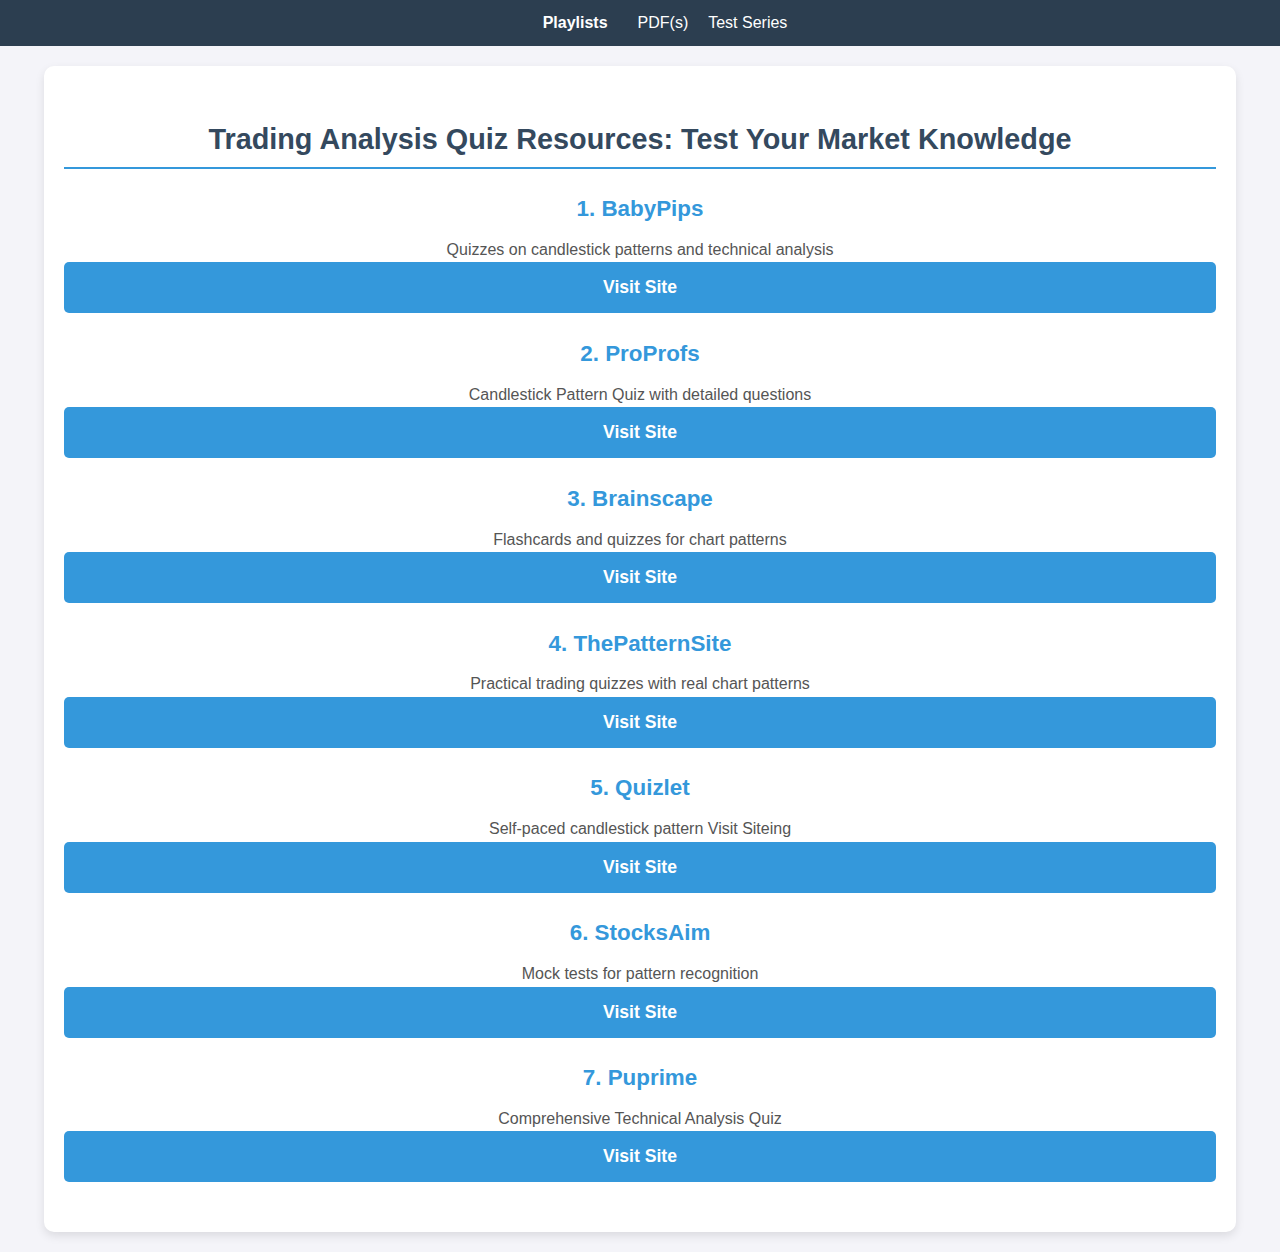
<file: questions.html>
<!DOCTYPE html>
<html lang="en">
<head>
  <meta charset="UTF-8">
  <meta name="viewport" content="width=device-width, initial-scale=1.0">
  <title>Trading Playlist Guide</title>
  <link rel="stylesheet" href="style.css">
  <script src="script.js"></script>
</head>
<body>

  <!-- Navigation positioned between header and content -->
  <div class="nav-header-container">
    <nav class="nav-container">
      <div class="nav-items">
        <!-- Dropdown container for Playlists -->
        <div class="nav-item custom-dropdown">
          <a href="index.html" class="dropdown-toggle" style="text-decoration: none;">Playlists</a>
          <div class="dropdown-menu">
                        <a href="#" class="dropdown-item" style="background-color: red;">Restart Course</a>
            <a href="index.html#s1" class="dropdown-item">Section 1</a>
            <a href="index.html#s2" class="dropdown-item">Section 2</a>
            <a href="index.html#s3" class="dropdown-item">Section 3</a>
            <a href="index.html#s4" class="dropdown-item">Section 4</a>
            <a href="index.html#s5" class="dropdown-item">Section 5</a>
            <a href="index.html#s6" class="dropdown-item">Section 6</a>
            <a href="index.html#s7" class="dropdown-item">Section 7</a>
            <a href="index.html#s8" class="dropdown-item">Section 8</a>
            <a href="index.html#s9" class="dropdown-item">Section 9</a>
            <a href="index.html#s10" class="dropdown-item">Section 10</a>
            <a href="index.html#s11" class="dropdown-item">Section 11</a>
            <a href="index.html#s12" class="dropdown-item">Section 12</a>
            <a href="index.html#s13" class="dropdown-item">Section 13</a>
            <a href="index.html#s14" class="dropdown-item">Section 14</a>
            <a href="index.html#s15" class="dropdown-item">Section 15</a>
            <a href="index.html#s16" class="dropdown-item">Section 16</a>
            <a href="index.html#s17" class="dropdown-item">Section 17</a>
            <a href="index.html#s18" class="dropdown-item">Section 18</a>
            <a href="index.html#s19" class="dropdown-item">Section 19</a>
            <a href="index.html#s20" class="dropdown-item">Section 20</a>
          </div>
        </div>
        <a href="pdfs.html" class="item" style=" color: inherit; text-decoration: none; color: #fff;" >PDF(s)</a>
        <a href="questions.html" class="item" style=" color: inherit; text-decoration: none; color: #fff;" >Test Series</a>
      </div>
    </nav>
  </div>
    
  <div class="container">
    <div class="step">
        <h2>Trading Analysis Quiz Resources: Test Your Market Knowledge</h2>

        <!-- Original 6 Sites -->
        <div>
            <h3>1. BabyPips</h3>
            <p>Quizzes on candlestick patterns and technical analysis</p>
            <button class="watch-now-btn" onclick="redirectTo('https://www.babypips.com')">Visit Site</button>
        </div>

        <div>
            <h3>2. ProProfs</h3>
            <p>Candlestick Pattern Quiz with detailed questions</p>
            <button class="watch-now-btn" onclick="redirectTo('https://www.proprofs.com')">Visit Site</button>
        </div>

        <div>
            <h3>3. Brainscape</h3>
            <p>Flashcards and quizzes for chart patterns</p>
            <button class="watch-now-btn" onclick="redirectTo('https://www.brainscape.com')">Visit Site</button>
        </div>

        <div>
            <h3>4. ThePatternSite</h3>
            <p>Practical trading quizzes with real chart patterns</p>
            <button class="watch-now-btn" onclick="redirectTo('https://www.thepatternsite.com')">Visit Site</button>
        </div>

        <div>
            <h3>5. Quizlet</h3>
            <p>Self-paced candlestick pattern Visit Siteing</p>
            <button class="watch-now-btn" onclick="redirectTo('https://www.quizlet.com')">Visit Site</button>
        </div>

        <div>
            <h3>6. StocksAim</h3>
            <p>Mock tests for pattern recognition</p>
            <button class="watch-now-btn" onclick="redirectTo('https://quiz.stocksaim.com/stock-market-chart-pattern-quiz-with-questions-and-answers/')">Visit Site</button>
        </div>

        <div>
            <h3>7. Puprime</h3>
            <p>Comprehensive Technical Analysis Quiz</p>
            <button class="watch-now-btn" onclick="redirectTo('https://www.puprime.com/trading-quiz/')">Visit Site</button>
        </div>

        
    </div>
</div>
</body>
</html>
</file>
<file: style.css>
body {
  font-family: 'Arial', sans-serif;
  line-height: 1.6;
  margin: 0;
  padding: 0;
  text-align:center;
  background-color: #f4f4f9;
  color: #333;
}
.main__container { max-width: 500px; width: 100%; }
.form__container { width: 100%; margin: 50px auto; box-shadow: 0 3px 10px rgba(0,0,0,0.2); padding: 50px 30px; border-radius: 20px; background: white; text-align: center; }
h2 { font-size: 32px; text-align: center; margin-bottom: 20px; color: #0054ff; }
.form__input { text-align: center; margin-bottom: 20px; position: relative; }
.form__input input { width: 100%; padding: 10px 15px; height: 45px; border: 1px solid #ccc; border-radius: 5px; font-size: 15px; }
.form__input input[type="submit"] { background-color: #0054ff; color: white; cursor: pointer; }
.form__input input[type="submit"]:hover { background-color: #0f46b7; transition: 0.3s; }
#errorMessage { color: red; display: none; }
.container {
  max-width: 2400px; 
  
  margin: 20px auto;
  padding: 20px;
  background: #fff;
  border-radius: 10px;
  max-width: 90%;
  width: 90%;
  box-shadow: 0 4px 10px rgba(0, 0, 0, 0.1);
}
@media (max-width: 1024px) {
.container {
    width: 95%; /* Slightly shrink for tablets */
    max-width: 900px;
}
}

@media (max-width: 768px) {
.container {
    width: 100%; /* Take full width for mobile */
    padding: 15px;
}
}
button:disabled {
  background-color: #b0b0b0 !important; /* Light gray background */
  color: #666 !important; /* Darker gray text */
  cursor: not-allowed !important; /* Show not-allowed cursor */
  opacity: 0.5 !important; /* Reduce opacity */
}
h1 {
  text-align: center;
  color: #2c3e50;
  font-size: 2.5em;
  margin-bottom: 20px;
}

h2 {
  color: #34495e;
  font-size: 1.8em;
  margin-top: 30px;
  margin-bottom: 15px;
  border-bottom: 2px solid #3498db;
  padding-bottom: 5px;
}

.step {
  margin-bottom: 30px;
}

.step h3 {
  color: #3498db;
  font-size: 1.4em;
  margin-bottom: 10px;
}

.step p {
  margin: 0;
  color: #555;
}

.step a {
  display: inline-block;
  margin-top: 10px;
  padding: 10px 15px;
  background-color: #3498db;
  color: #fff;
  text-decoration: none;
  border-radius: 5px;
  transition: background-color 0.3s ease;
}

.step a:hover {
  background-color: #2980b9;
}

.step ul {
  margin: 10px 0;
  padding-left: 20px;
}

.step ul li {
  margin-bottom: 5px;
}

.additional-tips {
  background: #ecf0f1;
  padding: 15px;
  border-radius: 5px;
  margin-top: 30px;
}

.additional-tips h3 {
  color: #34495e;
  font-size: 1.4em;
  margin-bottom: 10px;
}

.additional-tips ul {
  margin: 10px 0;
  padding-left: 20px;
}

.additional-tips ul li {
  margin-bottom: 5px;
}
 /* Modal Styling */
 .modal {
  display: none;
  position: fixed;
  z-index: 1000;
  left: 0;
  top: 0;
  width: 100%;
  height: 100%;
  background-color: rgba(0, 0, 0, 0.5);
}

.modal-content {
  background: #fff;
  margin: 10% auto;
  padding: 20px;
  width: 50%;
  border-radius: 8px;
  box-shadow: 0 4px 10px rgba(0, 0, 0, 0.2);
  text-align: center;
}

.close {
  color: #aaa;
  float: right;
  font-size: 28px;
  cursor: pointer;
}

.close:hover {
  color: black;
}

/* Button Styling */
.watch-now-btn, .view-pdfs-btn {
display: block;
width: 100%;
text-align: center;
padding: 15px;
background-color: #3498db;
color: #fff;
text-decoration: none;
border-radius: 5px;
transition: background-color 0.3s ease;
font-size: 1.1em;
font-weight: bold;
border: none;
cursor: pointer;
}

.watch-now-btn:hover, .view-pdfs-btn:hover {
background: #2980b9;
}


/* Keep your existing styles below */
/* Keep your existing styles for container, step, buttons etc. below */

/* PDF Download Item Styling */
.pdf-item {
display: flex;
align-items: center;
padding: 12px 20px;
margin: 15px 0;
background: #ffffff;
border-radius: 8px;
box-shadow: 0 2px 6px rgba(0,0,0,0.1);
transition: all 0.3s ease;
text-decoration: none;
color: #333;
border: 1px solid #eee;
cursor: pointer;
}

.pdf-item:hover {
background: #f8f9fa;
transform: translateY(-2px);
box-shadow: 0 4px 12px rgba(0,0,0,0.15);
}

.pdf-icon {
width: 24px;
height: 24px;
margin-right: 15px;
}

.pdf-file-name {
font-family: 'Arial', sans-serif;
font-size: 15px;
font-weight: 500;
color: #2d3436;
line-height: 1.4;
}
.search-container {
text-align: center;
margin-bottom: 20px;
}

#searchInput {
width: 80%;
max-width: 400px;
padding: 10px;
font-size: 1.1em;
border: 1px solid #ccc;
border-radius: 5px;
}
/* Sticky Sidebar - Stays at the Top */
.sticky-sidebar {
position: fixed;
top: 0;
left: 0;
width: 220px;
height: 100vh;
background: #2c3e50;
padding: 20px;
color: white;
box-shadow: 2px 2px 10px rgba(0, 0, 0, 0.2);
overflow-y: auto;
}

.sticky-sidebar h3 {
font-size: 1.2em;
margin-bottom: 10px;
}

.sticky-sidebar ul {
list-style: none;
padding: 0;
}

.sticky-sidebar ul li {
margin-bottom: 10px;
}

.sticky-sidebar ul li a {
color: #fff;
text-decoration: none;
transition: 0.3s;
}

.sticky-sidebar ul li a:hover {
color: #3498db;
}

/* Existing styles remain unchanged... */

/* Ensure the dropdown container is positioned relatively */
.nav-item.custom-dropdown {
position: relative;
}

/* Style for the dropdown menu */
.dropdown-menu {
display: none;
position: absolute;
top: 100%;  /* Position below the Playlist button */
left: 0;
width: 200px;  /* Adjust as needed */
background: #fff;
border: 1px solid #ccc;
box-shadow: 0 2px 6px rgba(0, 0, 0, 0.1);
max-height: 200px;  /* For example, 4 items at ~50px each */
overflow-y: auto;
scrollbar-width: none; /* Firefox: hide scrollbar */
-ms-overflow-style: none; /* IE and Edge: hide scrollbar */
}

/* Hide scrollbar for Chrome, Safari, and Opera */
.dropdown-menu::-webkit-scrollbar {
display: none;
}

/* Desktop behavior: Show dropdown on hover */
@media (min-width: 1024px) {
.nav-item.custom-dropdown:hover .dropdown-menu {
  display: block;
}
}

/* Mobile/Tablet: The click event (already in your script.js) toggles display */
/* Navbar Container */
.nav-header-container {
background: #2c3e50;
padding: 10px 20px;
margin: 0;
padding: 0;
width: 100%;
}
/* Navbar Styling */
.nav-container {
display: flex;
align-items: center;
justify-content: space-between;
}
.nav-items {
display: flex;
gap: 20px;
align-items: center;
}
.nav-item a {
color: #fff;
text-decoration: none;
font-weight: bold;
padding: 5px 10px;
}
/* Custom Dropdown Styles */
.custom-dropdown {
position: relative;
}
.custom-dropdown .dropdown-menu {
display: none;
position: absolute;
top: 100%;
left: 0;
background: #fff;
color: #333;
min-width: 200px;
border: 1px solid #ccc;
box-shadow: 0 2px 6px rgba(0,0,0,0.1);
max-height: 200px; /* Shows roughly 4 items at a time */
overflow-y: auto;
scrollbar-width: none; /* Firefox */
-ms-overflow-style: none; /* IE 10+ */
z-index: 100;
}
.custom-dropdown .dropdown-menu::-webkit-scrollbar {
display: none; /* Chrome, Safari, Opera */
}
.custom-dropdown .dropdown-menu a {
display: block;
padding: 10px;
color: #333;
text-decoration: none;
border-bottom: 1px solid #eee;
}
.custom-dropdown .dropdown-menu a:hover {
background: #f4f4f4;
}
/* Desktop: Show dropdown on hover */
@media (min-width: 1024px) {
.custom-dropdown:hover .dropdown-menu {
  display: block;
}
}
.nav-header-container {
background: #2c3e50;
padding: 10px 20px;
position: sticky;
top: 0;
z-index: 1000;
}

/* Navbar Styling */
.nav-container {
display: flex;
justify-content: center; /* Center the nav elements */
align-items: center;
}

.nav-items {
display: flex;
gap: 20px;
align-items: center;
}

.nav-item a {
color: #fff;
text-decoration: none;
font-weight: bold;
padding: 5px 10px;
}

/* Custom Dropdown Styles */
.custom-dropdown {
position: relative;
}

.custom-dropdown .dropdown-menu {
display: none;
position: absolute;
top: 100%;  /* Position below the dropdown toggle */
left: 50%;
transform: translateX(-50%);
background: #fff;
color: #333;
min-width: 200px;
border: 1px solid #ccc;
box-shadow: 0 2px 6px rgba(0,0,0,0.1);
max-height: 200px; /* Shows roughly 4 items at a time */
overflow-y: auto;
scrollbar-width: none; /* Firefox */
-ms-overflow-style: none; /* IE and Edge */
z-index: 100;
}

.custom-dropdown .dropdown-menu::-webkit-scrollbar {
display: none; /* Chrome, Safari, Opera */
}

.custom-dropdown .dropdown-menu a {
display: block;
padding: 10px;
color: #333;
text-decoration: none;
border-bottom: 1px solid #eee;
}

.custom-dropdown .dropdown-menu a:hover {
background: #f4f4f4;
}

/* Desktop: Show dropdown on hover */
@media (min-width: 1024px) {
.custom-dropdown:hover .dropdown-menu {
  display: block;
}
}
h2 {
scroll-margin-top: 80px; /* Adjust this value to match your navbar's height */
}
html {
  scroll-behavior: smooth; /* Enables smooth scrolling globally */
}.conclusion {
  text-align: center;
  background: skyblue;
  color: #fff;
  padding: 30px;
  border-radius: 10px;
  margin-top: 40px;
}

.conclusion h2 {
  color: #f1c40f;
  font-size: 2em;
  margin-bottom: 15px;
  border-bottom: none;
}

.conclusion p {
  font-size: 1.2em;
  line-height: 1.8;
  max-width: 800px;
  margin: 0 auto;
}

.conclusion ul {
  list-style: none;
  padding: 0;
  margin: 20px auto;
  max-width: 600px;
}

.conclusion ul li {
  font-size: 1.1em;
  margin-bottom: 10px;
  display: flex;
  align-items: center;
  justify-content: center;
}

.conclusion ul li strong {
  color: black;
}

.conclusion ul li::before {
  content: "✔️";
  margin-right: 10px;
  font-size: 1.2em;
  color: #000;
}
.dropdown-container {
  display: none;
  max-height: 0;
  overflow: hidden;
  transition: max-height 0.3s ease-in-out;
}

.dropdown-container.open {
  display: block;
  max-height: 500px; /* Adjust height as needed */
}
.checkbox {
  cursor: pointer;
  justify-content: center;
  margin-bottom: 10px;
  display: flex;
  align-items: center;
}

.checkbox__input {
  position:absolute;
 
  width: 1.375em;
  height: 1.375em;
  opacity: 0;
  cursor: pointer;
}

.checkbox__input:checked + .checkbox__icon .tick {
  stroke-dashoffset: 0;
}
/* Ensure dropdown items change background on hover */
.dropdown-menu .dropdown-item:hover {
  background-color: gray;
  color: darkgray !important;
  transition: background-color 0.3s ease;
}

.checkbox__icon {
  width: 1.375em;
  height: 1.375em;
  flex-shrink: 0;
  overflow: visible;
}
.dropdown-item[href="#"] {
  color: #e74c3c;
  font-weight: bold;
}
.dropdown-item:hover {
color: white;
}
.dropdown-item[href="#"]:hover {
  background-color: #e74c3c !important;
  font-weight: bold;
}
.tick {
  stroke-dasharray: 20px;
  stroke-dashoffset: 20px;
  transition: stroke-dashoffset 0.2s ease-out;
}

.checkbox__label {
  margin-left: 0.5em;
}

.watch-btn:disabled {
  opacity: 0.5;
  cursor: not-allowed;
  background-color: #ccc; /* Light grey background */
  color: #666; /* Darker grey text */
  border: 1px solid #999;
}

.watch-now-btn:disabled {
  opacity: 0.5;
  cursor: not-allowed;
}

.popup-message {
  position: fixed;
  top: 50%;
  left: 50%;
  transform: translate(-50%, -50%);
  background: rgba(0, 0, 0, 0.8);
  color: white;
  padding: 15px 30px;
  border-radius: 5px;
  z-index: 1000;
  font-size: 18px;
}
button:disabled {
  background-color: #b0b0b0 !important; /* Light gray background */
  color: #666 !important; /* Darker gray text */
  cursor: not-allowed !important; /* Show not-allowed cursor */
  opacity: 0.5 !important; /* Reduce opacity */
}
</file>
